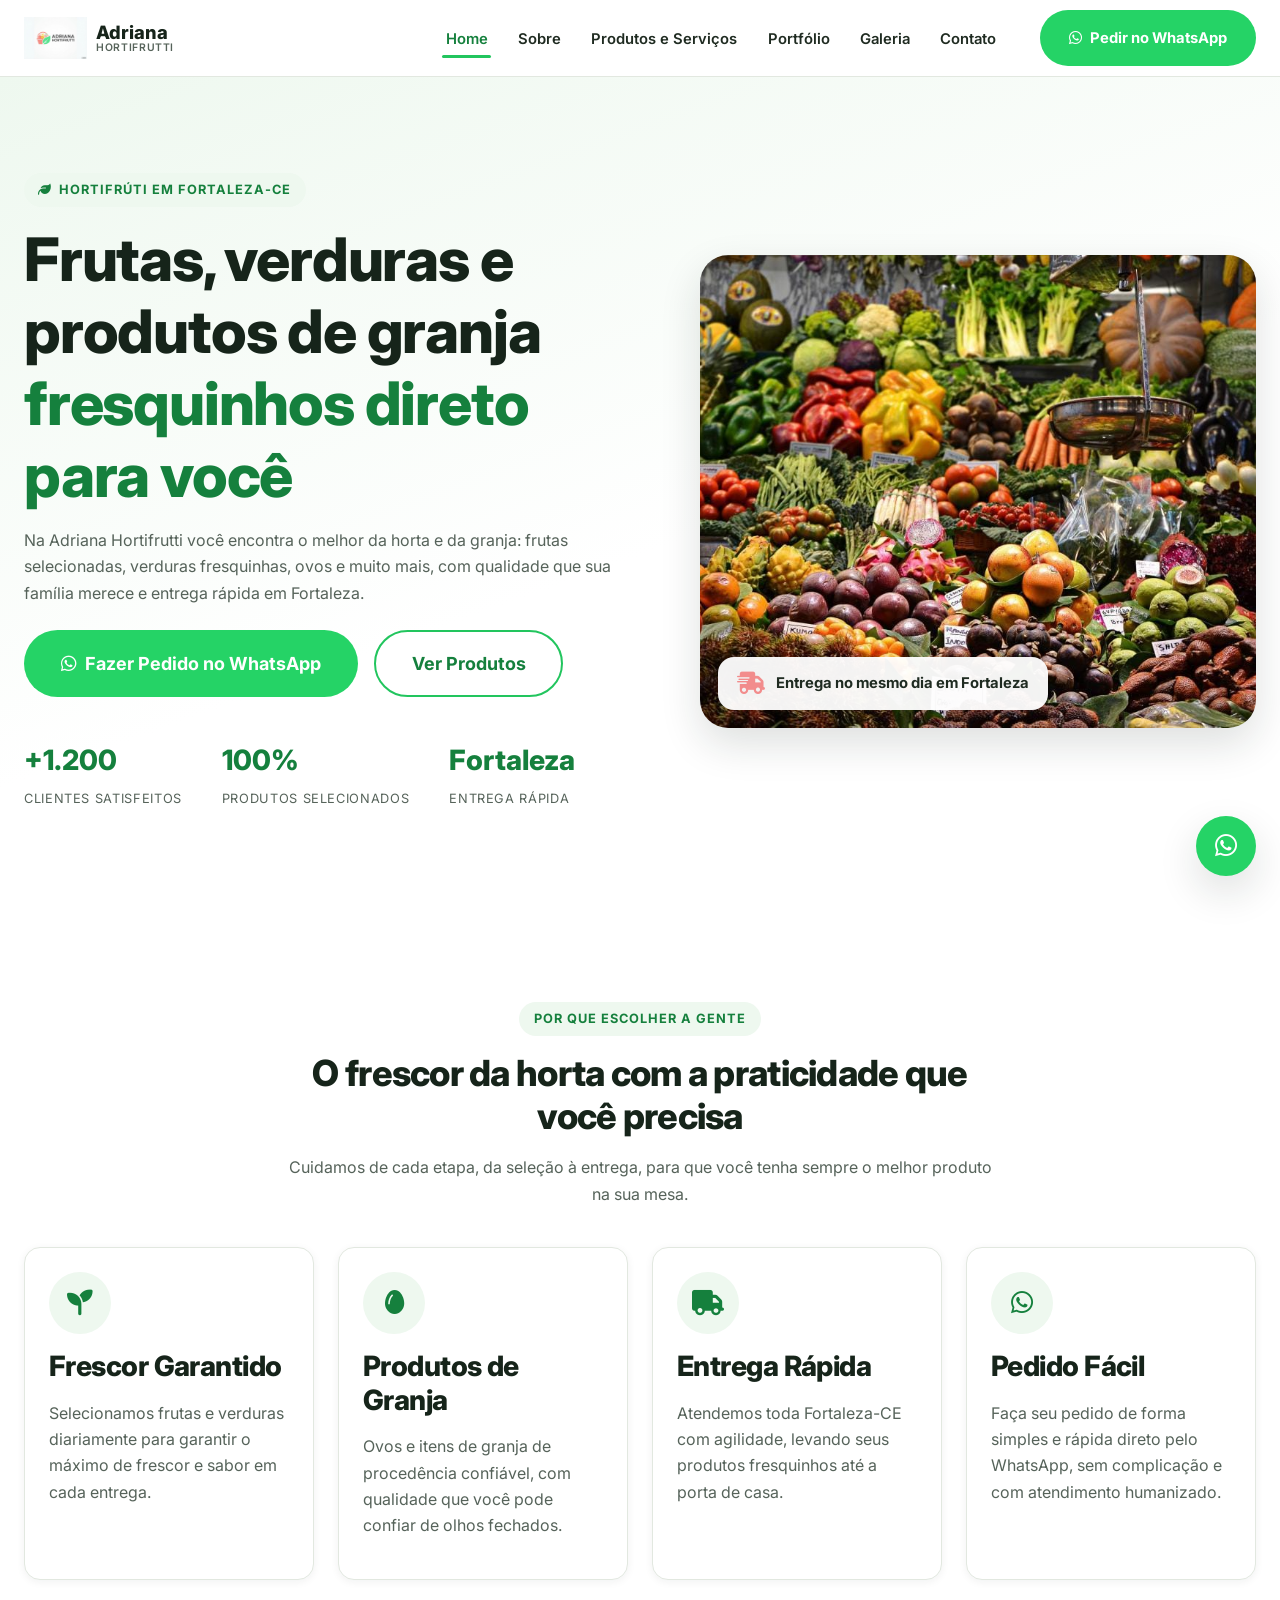
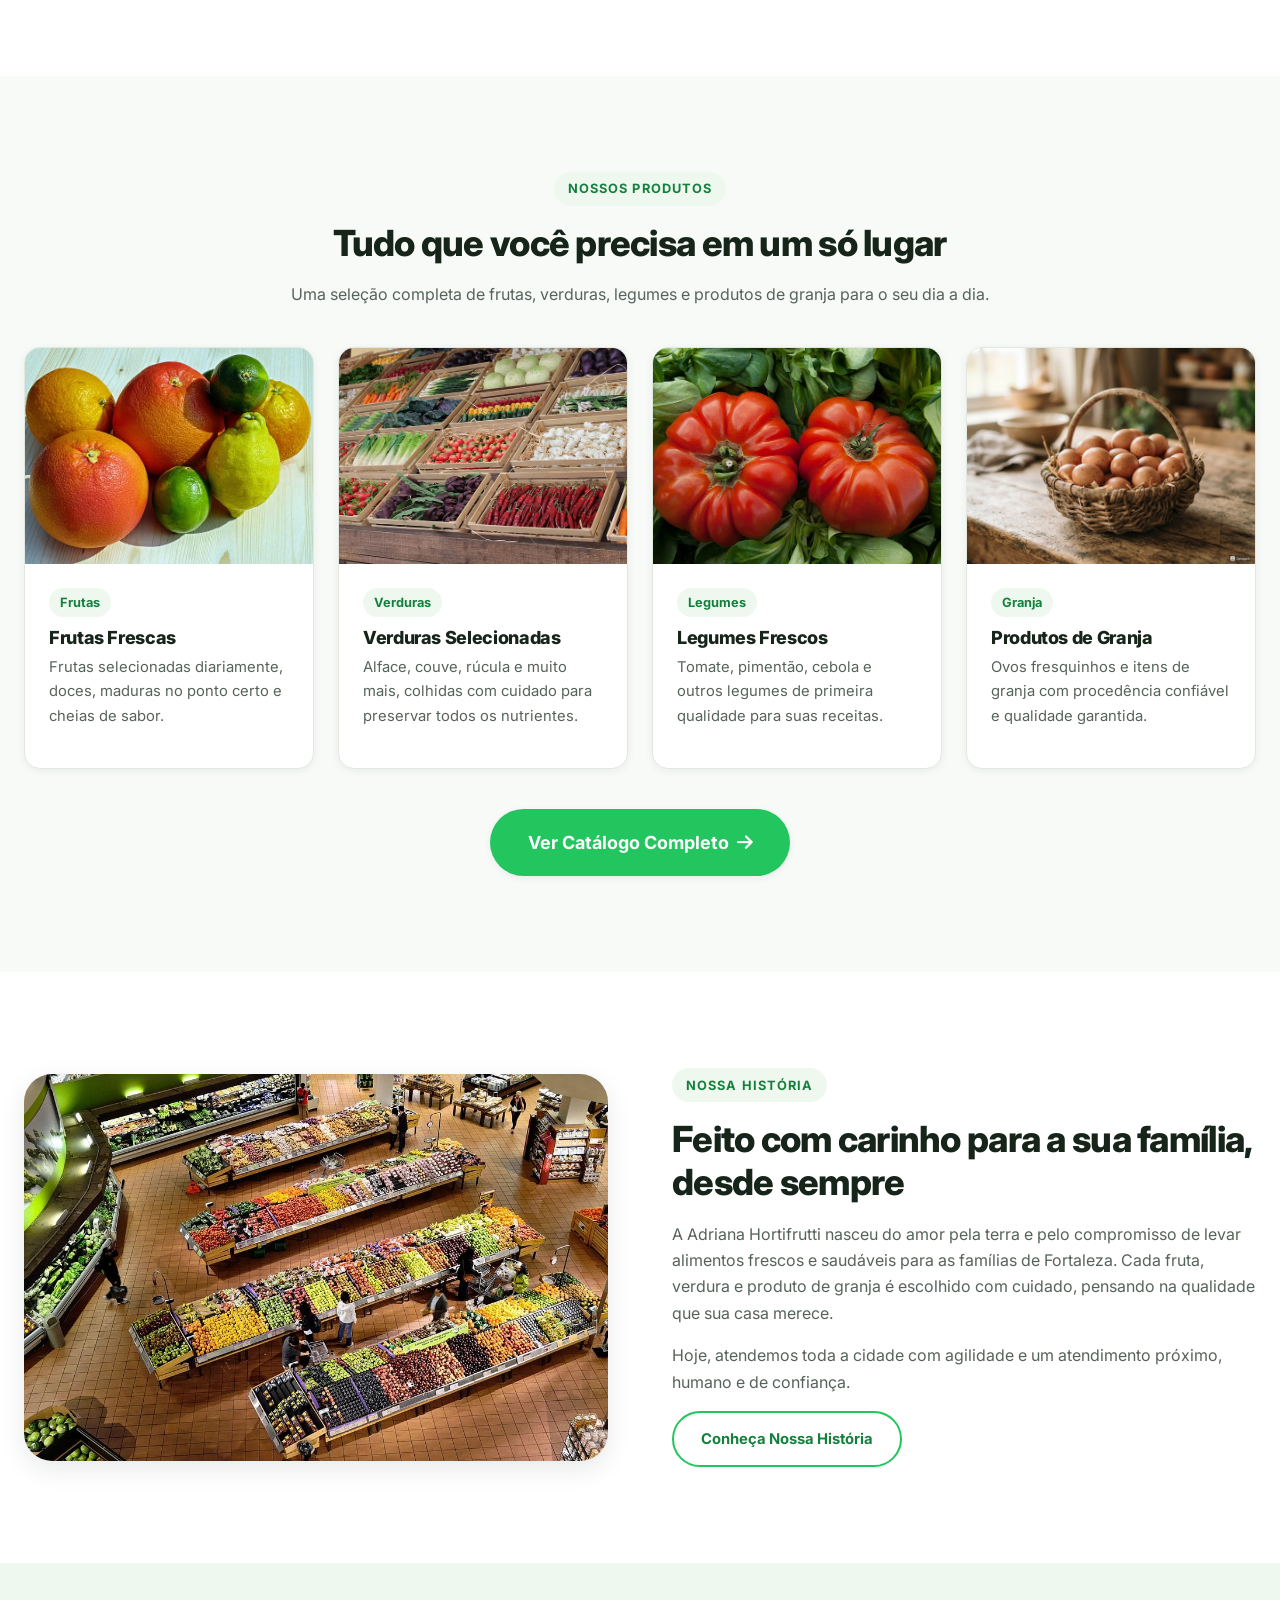
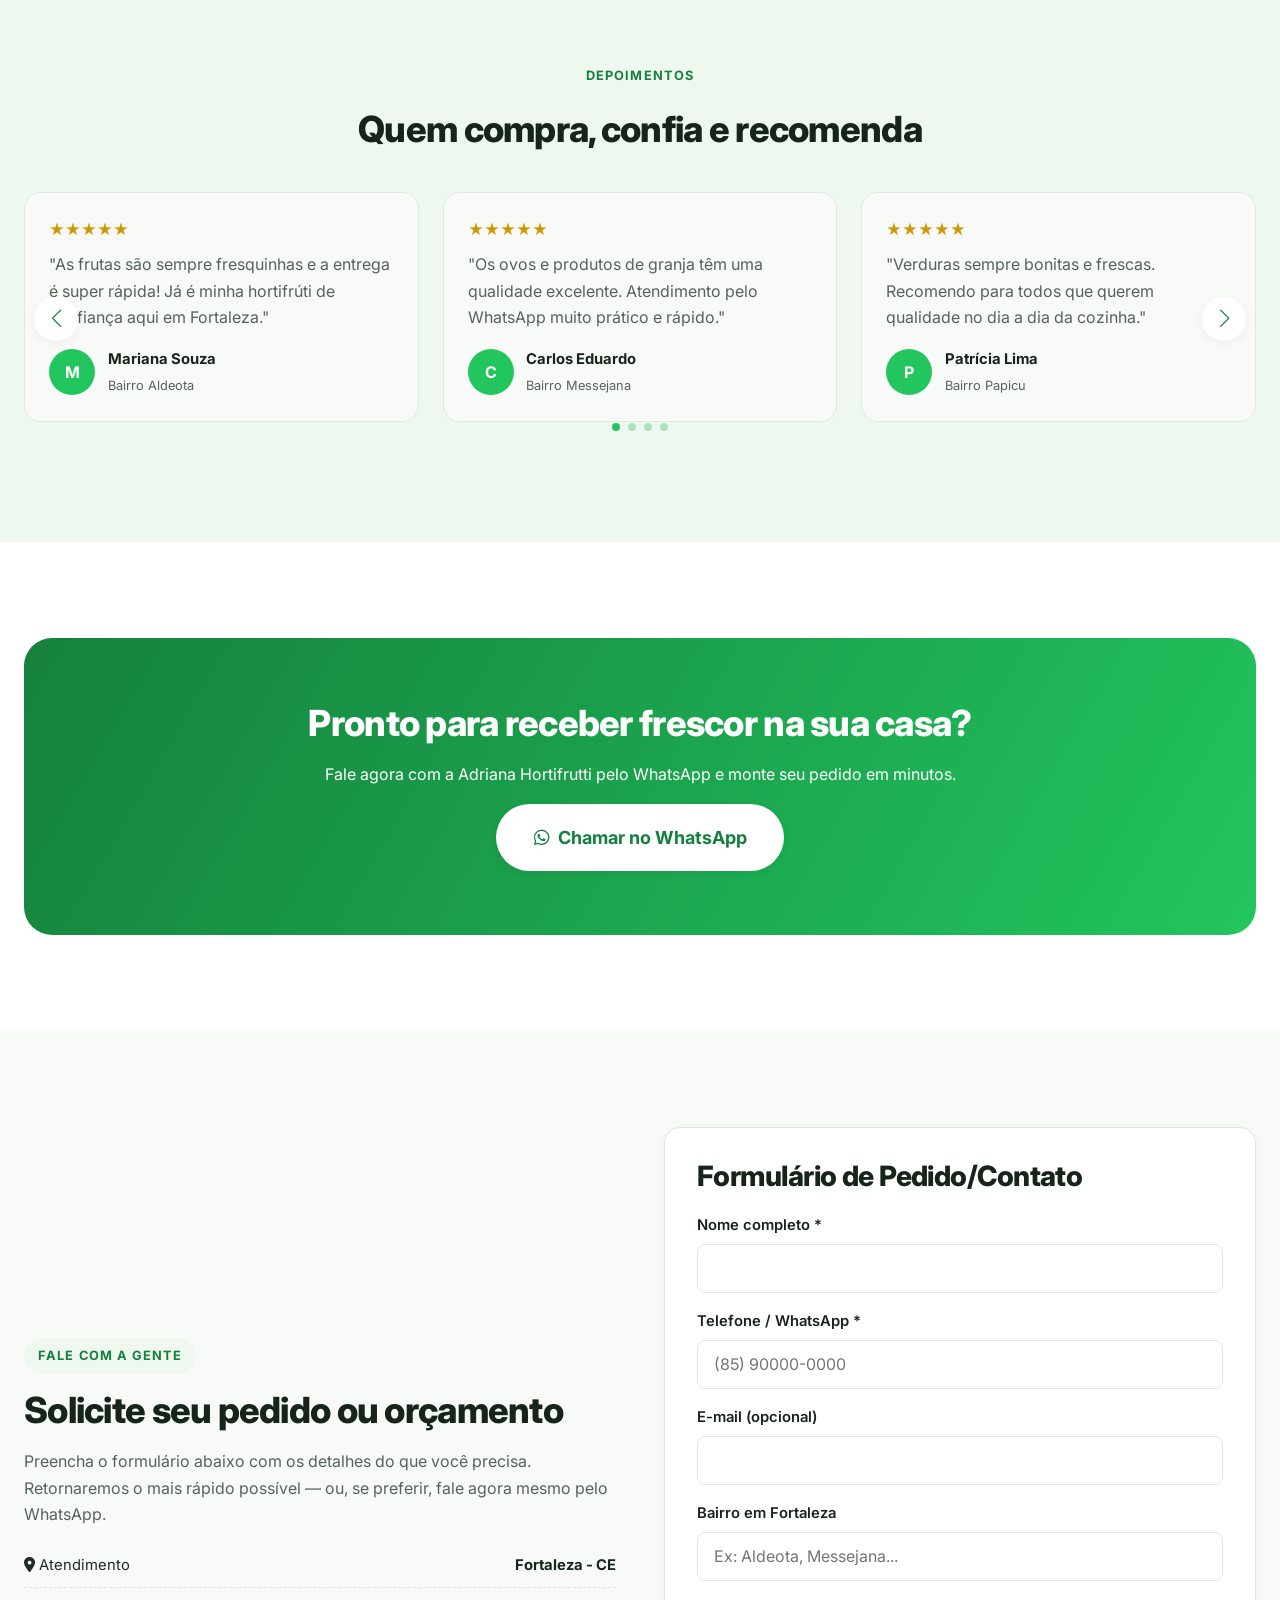
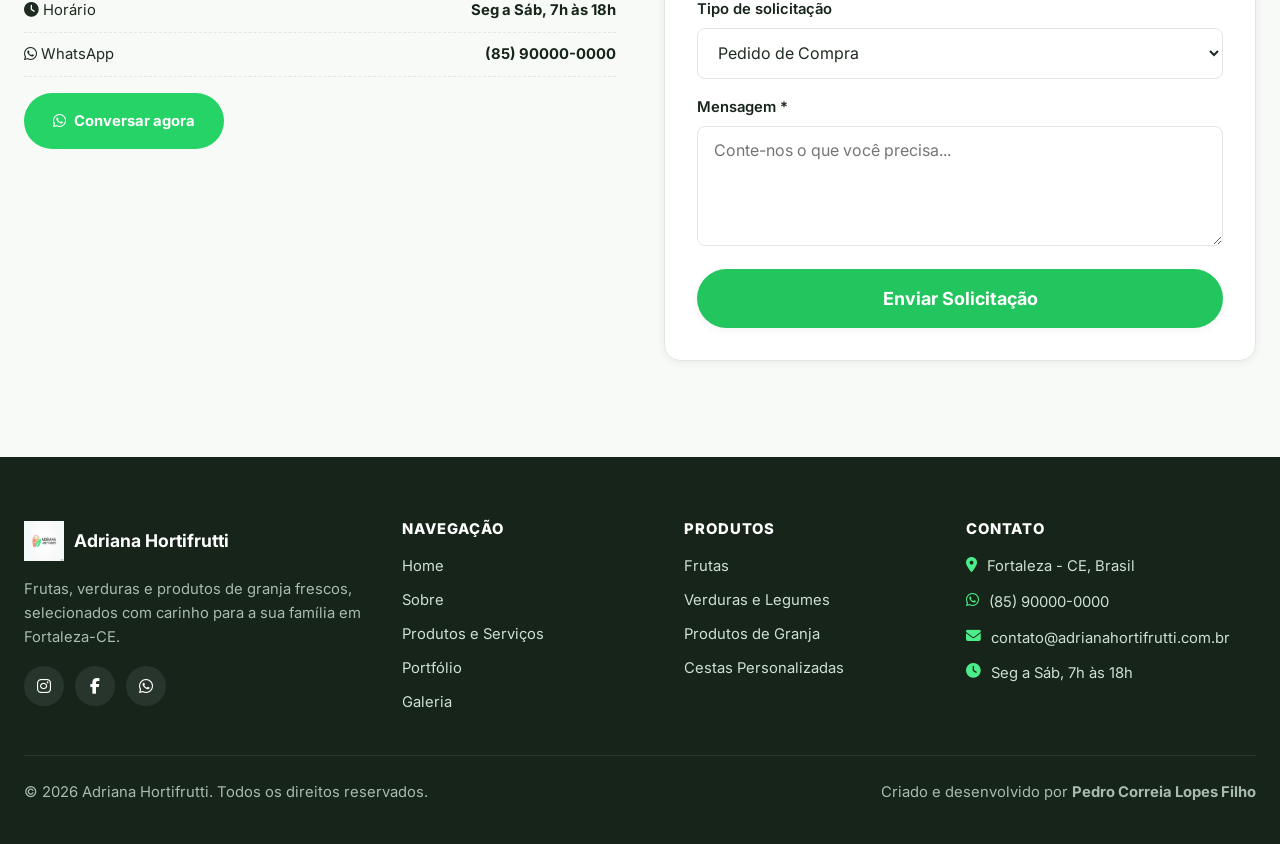
<file: index.html>
<!DOCTYPE html>
<html lang="pt-BR">
<head>
  <meta charset="UTF-8">
  <meta name="viewport" content="width=device-width, initial-scale=1.0">
  <title>Adriana Hortifrutti | Frutas, Verduras e Produtos de Granja em Fortaleza-CE</title>
  <meta name="description" content="Adriana Hortifrutti: hortifrúti completo em Fortaleza-CE com frutas frescas, verduras selecionadas, ovos e produtos de granja. Qualidade, frescor e entrega rápida. Peça pelo WhatsApp!">
  <meta name="keywords" content="hortifruti, hortifrutti, verduras, frutas, frango, ovos, hortifruti fortaleza, adriana hortifrutti, produtos de granja">
  <meta name="author" content="Adriana Hortifrutti">
  <meta name="robots" content="index, follow">
  <link rel="canonical" href="https://www.adrianahortifrutti.com.br/">

  <!-- Open Graph -->
  <meta property="og:type" content="website">
  <meta property="og:title" content="Adriana Hortifrutti | Frutas, Verduras e Produtos de Granja em Fortaleza-CE">
  <meta property="og:description" content="Hortifrúti completo em Fortaleza-CE. Frutas frescas, verduras selecionadas e produtos de granja com entrega rápida. Peça já pelo WhatsApp!">
  <meta property="og:image" content="https://www.adrianahortifrutti.com.br/images/hero-frutas-verduras.jpg">
  <meta property="og:url" content="https://www.adrianahortifrutti.com.br/">
  <meta property="og:locale" content="pt_BR">
  <meta property="og:site_name" content="Adriana Hortifrutti">

  <!-- Twitter Cards -->
  <meta name="twitter:card" content="summary_large_image">
  <meta name="twitter:title" content="Adriana Hortifrutti | Frutas, Verduras e Produtos de Granja">
  <meta name="twitter:description" content="Hortifrúti completo em Fortaleza-CE. Frutas, verduras e produtos de granja frescos, com entrega rápida.">
  <meta name="twitter:image" content="https://www.adrianahortifrutti.com.br/images/hero-frutas-verduras.jpg">

  <link rel="icon" type="image/png" href="images/favicon-icon.png">
  <link rel="apple-touch-icon" href="images/favicon-icon.png">
  <link rel="manifest" href="site.webmanifest">

  <!-- Preconnect para performance -->
  <link rel="preconnect" href="https://fonts.googleapis.com">
  <link rel="preconnect" href="https://fonts.gstatic.com" crossorigin>
  <link href="https://fonts.googleapis.com/css2?family=Inter:wght@400;500;600;700;800&display=swap" rel="stylesheet">
  <link rel="stylesheet" href="https://cdn.jsdelivr.net/npm/@fortawesome/fontawesome-free@6.4.0/css/all.min.css">
  <link rel="stylesheet" href="https://cdn.jsdelivr.net/npm/swiper@11/swiper-bundle.min.css">
  <link rel="stylesheet" href="css/style.css">

  <!-- Schema Markup JSON-LD: LocalBusiness -->
  <script type="application/ld+json">
  {
    "@context": "https://schema.org",
    "@type": "GroceryStore",
    "name": "Adriana Hortifrutti",
    "image": "https://www.adrianahortifrutti.com.br/images/hero-frutas-verduras.jpg",
    "description": "Hortifrúti completo em Fortaleza-CE, com frutas frescas, verduras selecionadas, ovos e produtos de granja.",
    "address": {
      "@type": "PostalAddress",
      "addressLocality": "Fortaleza",
      "addressRegion": "CE",
      "addressCountry": "BR"
    },
    "areaServed": "Fortaleza, Ceará",
    "priceRange": "$$",
    "telephone": "+55-85-90000-0000",
    "url": "https://www.adrianahortifrutti.com.br/",
    "sameAs": [
      "https://www.instagram.com/adrianahortifrutti",
      "https://www.facebook.com/adrianahortifrutti"
    ],
    "openingHoursSpecification": [
      {
        "@type": "OpeningHoursSpecification",
        "dayOfWeek": ["Monday","Tuesday","Wednesday","Thursday","Friday","Saturday"],
        "opens": "07:00",
        "closes": "18:00"
      }
    ]
  }
  </script>
  <script type="application/ld+json">
  {
    "@context": "https://schema.org",
    "@type": "WebSite",
    "name": "Adriana Hortifrutti",
    "url": "https://www.adrianahortifrutti.com.br/",
    "inLanguage": "pt-BR"
  }
  </script>
</head>
<body>
  <a href="#main-content" class="skip-link">Ir para o conteúdo principal</a>

  <!-- ==================== HEADER ==================== -->
  <header class="site-header">
    <div class="container navbar">
      <a href="index.html" class="brand" aria-label="Adriana Hortifrutti - Página inicial">
        <img src="images/logo-adriana-hortifrutti.png" alt="Logotipo Adriana Hortifrutti" width="42" height="42">
        <span class="brand-text">Adriana<br><small>Hortifrutti</small></span>
      </a>
      <nav class="nav-menu" aria-label="Navegação principal">
        <ul class="nav-links" id="nav-links">
          <li><a href="index.html" aria-current="page">Home</a></li>
          <li><a href="sobre.html">Sobre</a></li>
          <li><a href="servicos.html">Produtos e Serviços</a></li>
          <li><a href="portfolio.html">Portfólio</a></li>
          <li><a href="galeria.html">Galeria</a></li>
          <li><a href="#contato">Contato</a></li>
        </ul>
        <div class="nav-cta">
          <a href="https://wa.me/5585900000000?text=Ol%C3%A1%2C%20gostaria%20de%20fazer%20um%20pedido%20na%20Adriana%20Hortifrutti!" class="btn btn-whatsapp" target="_blank" rel="noopener" aria-label="Falar no WhatsApp">
            <i class="fa-brands fa-whatsapp" aria-hidden="true"></i> <span class="btn-text-label">Pedir no WhatsApp</span>
          </a>
        </div>
        <button class="hamburger" id="hamburger-btn" aria-label="Abrir menu de navegação" aria-expanded="false" aria-controls="nav-links">
          <span></span><span></span><span></span>
        </button>
      </nav>
    </div>
  </header>

  <main id="main-content">
    <!-- ==================== HERO ==================== -->
    <section class="hero" aria-labelledby="hero-title">
      <span class="blob blob-1" aria-hidden="true"></span>
      <span class="blob blob-2" aria-hidden="true"></span>
      <div class="container">
        <div class="hero-content fade-up">
          <p class="eyebrow"><i class="fa-solid fa-leaf" aria-hidden="true"></i> Hortifrúti em Fortaleza-CE</p>
          <h1 id="hero-title">Frutas, verduras e produtos de granja <span class="highlight">fresquinhos direto para você</span></h1>
          <p>Na Adriana Hortifrutti você encontra o melhor da horta e da granja: frutas selecionadas, verduras fresquinhas, ovos e muito mais, com qualidade que sua família merece e entrega rápida em Fortaleza.</p>
          <div class="hero-actions">
            <a href="https://wa.me/5585900000000?text=Ol%C3%A1%2C%20quero%20fazer%20um%20pedido!" class="btn btn-whatsapp btn-lg" target="_blank" rel="noopener">
              <i class="fa-brands fa-whatsapp" aria-hidden="true"></i> Fazer Pedido no WhatsApp
            </a>
            <a href="servicos.html" class="btn btn-secondary btn-lg">Ver Produtos</a>
          </div>
          <div class="hero-stats">
            <div><strong>+1.200</strong><span>Clientes satisfeitos</span></div>
            <div><strong>100%</strong><span>Produtos selecionados</span></div>
            <div><strong>Fortaleza</strong><span>Entrega rápida</span></div>
          </div>
        </div>
        <div class="hero-media fade-up fade-up-delay-1">
          <img src="images/hero-frutas-verduras.jpg" alt="Variedade de frutas e verduras frescas expostas na Adriana Hortifrutti" width="640" height="544" loading="eager">
          <div class="hero-badge"><i class="fa-solid fa-truck-fast" aria-hidden="true"></i> Entrega no mesmo dia em Fortaleza</div>
        </div>
      </div>
    </section>

    <!-- ==================== PROPOSTA DE VALOR / DIFERENCIAIS ==================== -->
    <section class="section" aria-labelledby="diferenciais-title">
      <div class="container">
        <div class="section-heading fade-up">
          <p class="eyebrow">Por que escolher a gente</p>
          <h2 id="diferenciais-title">O frescor da horta com a praticidade que você precisa</h2>
          <p>Cuidamos de cada etapa, da seleção à entrega, para que você tenha sempre o melhor produto na sua mesa.</p>
        </div>
        <div class="grid grid-4">
          <div class="card feature-card fade-up">
            <div class="icon-circle"><i class="fa-solid fa-seedling" aria-hidden="true"></i></div>
            <h3>Frescor Garantido</h3>
            <p>Selecionamos frutas e verduras diariamente para garantir o máximo de frescor e sabor em cada entrega.</p>
          </div>
          <div class="card feature-card fade-up fade-up-delay-1">
            <div class="icon-circle"><i class="fa-solid fa-egg" aria-hidden="true"></i></div>
            <h3>Produtos de Granja</h3>
            <p>Ovos e itens de granja de procedência confiável, com qualidade que você pode confiar de olhos fechados.</p>
          </div>
          <div class="card feature-card fade-up fade-up-delay-2">
            <div class="icon-circle"><i class="fa-solid fa-truck" aria-hidden="true"></i></div>
            <h3>Entrega Rápida</h3>
            <p>Atendemos toda Fortaleza-CE com agilidade, levando seus produtos fresquinhos até a porta de casa.</p>
          </div>
          <div class="card feature-card fade-up fade-up-delay-3">
            <div class="icon-circle"><i class="fa-brands fa-whatsapp" aria-hidden="true"></i></div>
            <h3>Pedido Fácil</h3>
            <p>Faça seu pedido de forma simples e rápida direto pelo WhatsApp, sem complicação e com atendimento humanizado.</p>
          </div>
        </div>
      </div>
    </section>

    <!-- ==================== CATEGORIAS DE PRODUTOS ==================== -->
    <section class="section bg-alt" aria-labelledby="produtos-title">
      <div class="container">
        <div class="section-heading fade-up">
          <p class="eyebrow">Nossos produtos</p>
          <h2 id="produtos-title">Tudo que você precisa em um só lugar</h2>
          <p>Uma seleção completa de frutas, verduras, legumes e produtos de granja para o seu dia a dia.</p>
        </div>
        <div class="grid grid-4">
          <article class="card fade-up">
            <div class="card-media">
              <img src="images/frutas-variadas.jpg" alt="Variedade de frutas frescas coloridas: laranja, kiwi, maçã e uva" loading="lazy" width="400" height="300">
            </div>
            <div class="card-body">
              <span class="card-tag">Frutas</span>
              <h3>Frutas Frescas</h3>
              <p>Frutas selecionadas diariamente, doces, maduras no ponto certo e cheias de sabor.</p>
            </div>
          </article>
          <article class="card fade-up fade-up-delay-1">
            <div class="card-media">
              <img src="images/verduras-caixote.jpg" alt="Verduras variadas frescas dispostas em caixote de madeira" loading="lazy" width="400" height="300">
            </div>
            <div class="card-body">
              <span class="card-tag">Verduras</span>
              <h3>Verduras Selecionadas</h3>
              <p>Alface, couve, rúcula e muito mais, colhidas com cuidado para preservar todos os nutrientes.</p>
            </div>
          </article>
          <article class="card fade-up fade-up-delay-2">
            <div class="card-media">
              <img src="images/pimentoes-tomates.jpg" alt="Tomates e pimentões frescos, ideais para o dia a dia na cozinha" loading="lazy" width="400" height="300">
            </div>
            <div class="card-body">
              <span class="card-tag">Legumes</span>
              <h3>Legumes Frescos</h3>
              <p>Tomate, pimentão, cebola e outros legumes de primeira qualidade para suas receitas.</p>
            </div>
          </article>
          <article class="card fade-up fade-up-delay-3">
            <div class="card-media">
              <img src="images/ovos-granja.jpg" alt="Ovos frescos de granja em cesta rústica de madeira" loading="lazy" width="400" height="300">
            </div>
            <div class="card-body">
              <span class="card-tag">Granja</span>
              <h3>Produtos de Granja</h3>
              <p>Ovos fresquinhos e itens de granja com procedência confiável e qualidade garantida.</p>
            </div>
          </article>
        </div>
        <div class="text-center" style="margin-top: 2.5rem;">
          <a href="servicos.html" class="btn btn-primary btn-lg">Ver Catálogo Completo <i class="fa-solid fa-arrow-right" aria-hidden="true"></i></a>
        </div>
      </div>
    </section>

    <!-- ==================== SOBRE RESUMO ==================== -->
    <section class="section" aria-labelledby="sobre-resumo-title">
      <div class="container about-story">
        <div class="about-story-media fade-up">
          <img src="images/mercado-produtos.jpg" alt="Balcão de mercado com grande variedade de frutas e verduras frescas" loading="lazy" width="600" height="450">
        </div>
        <div class="fade-up fade-up-delay-1">
          <p class="eyebrow">Nossa história</p>
          <h2 id="sobre-resumo-title">Feito com carinho para a sua família, desde sempre</h2>
          <p>A Adriana Hortifrutti nasceu do amor pela terra e pelo compromisso de levar alimentos frescos e saudáveis para as famílias de Fortaleza. Cada fruta, verdura e produto de granja é escolhido com cuidado, pensando na qualidade que sua casa merece.</p>
          <p>Hoje, atendemos toda a cidade com agilidade e um atendimento próximo, humano e de confiança.</p>
          <a href="sobre.html" class="btn btn-secondary">Conheça Nossa História</a>
        </div>
      </div>
    </section>

    <!-- ==================== DEPOIMENTOS ==================== -->
    <section class="section bg-soft" aria-labelledby="depoimentos-title">
      <div class="container">
        <div class="section-heading fade-up">
          <p class="eyebrow">Depoimentos</p>
          <h2 id="depoimentos-title">Quem compra, confia e recomenda</h2>
        </div>
        <div class="swiper testimonials-swiper fade-up">
          <div class="swiper-wrapper">
            <div class="swiper-slide">
              <div class="testimonial-card">
                <div class="testimonial-stars" aria-label="Avaliação 5 de 5 estrelas">★★★★★</div>
                <p>"As frutas são sempre fresquinhas e a entrega é super rápida! Já é minha hortifrúti de confiança aqui em Fortaleza."</p>
                <div class="testimonial-author">
                  <div class="testimonial-avatar">M</div>
                  <div><strong>Mariana Souza</strong><span>Bairro Aldeota</span></div>
                </div>
              </div>
            </div>
            <div class="swiper-slide">
              <div class="testimonial-card">
                <div class="testimonial-stars" aria-label="Avaliação 5 de 5 estrelas">★★★★★</div>
                <p>"Os ovos e produtos de granja têm uma qualidade excelente. Atendimento pelo WhatsApp muito prático e rápido."</p>
                <div class="testimonial-author">
                  <div class="testimonial-avatar">C</div>
                  <div><strong>Carlos Eduardo</strong><span>Bairro Messejana</span></div>
                </div>
              </div>
            </div>
            <div class="swiper-slide">
              <div class="testimonial-card">
                <div class="testimonial-stars" aria-label="Avaliação 5 de 5 estrelas">★★★★★</div>
                <p>"Verduras sempre bonitas e frescas. Recomendo para todos que querem qualidade no dia a dia da cozinha."</p>
                <div class="testimonial-author">
                  <div class="testimonial-avatar">P</div>
                  <div><strong>Patrícia Lima</strong><span>Bairro Papicu</span></div>
                </div>
              </div>
            </div>
            <div class="swiper-slide">
              <div class="testimonial-card">
                <div class="testimonial-stars" aria-label="Avaliação 5 de 5 estrelas">★★★★★</div>
                <p>"Preço justo e produtos de primeira. A Adriana Hortifrutti virou parceira fixa da minha família."</p>
                <div class="testimonial-author">
                  <div class="testimonial-avatar">R</div>
                  <div><strong>Roberto Alves</strong><span>Bairro Cocó</span></div>
                </div>
              </div>
            </div>
          </div>
          <div class="swiper-pagination"></div>
          <div class="swiper-button-prev" role="button" aria-label="Depoimento anterior"></div>
          <div class="swiper-button-next" role="button" aria-label="Próximo depoimento"></div>
        </div>
      </div>
    </section>

    <!-- ==================== CTA FORTE ==================== -->
    <section class="section">
      <div class="container">
        <div class="cta-banner fade-up">
          <h2>Pronto para receber frescor na sua casa?</h2>
          <p>Fale agora com a Adriana Hortifrutti pelo WhatsApp e monte seu pedido em minutos.</p>
          <a href="https://wa.me/5585900000000?text=Ol%C3%A1%2C%20quero%20fazer%20um%20pedido!" class="btn btn-primary btn-lg" target="_blank" rel="noopener">
            <i class="fa-brands fa-whatsapp" aria-hidden="true"></i> Chamar no WhatsApp
          </a>
        </div>
      </div>
    </section>

    <!-- ==================== CONTATO / FORMULÁRIO ==================== -->
    <section class="section bg-alt" id="contato" aria-labelledby="contato-title">
      <div class="container">
        <div class="grid grid-2" style="align-items: center; gap: 3rem;">
          <div class="fade-up">
            <p class="eyebrow">Fale com a gente</p>
            <h2 id="contato-title">Solicite seu pedido ou orçamento</h2>
            <p>Preencha o formulário abaixo com os detalhes do que você precisa. Retornaremos o mais rápido possível — ou, se preferir, fale agora mesmo pelo WhatsApp.</p>
            <ul class="info-list">
              <li><span><i class="fa-solid fa-location-dot" aria-hidden="true"></i> Atendimento</span> <strong>Fortaleza - CE</strong></li>
              <li><span><i class="fa-solid fa-clock" aria-hidden="true"></i> Horário</span> <strong>Seg a Sáb, 7h às 18h</strong></li>
              <li><span><i class="fa-brands fa-whatsapp" aria-hidden="true"></i> WhatsApp</span> <strong>(85) 90000-0000</strong></li>
            </ul>
            <a href="https://wa.me/5585900000000" class="btn btn-whatsapp" target="_blank" rel="noopener" style="margin-top:1rem;">
              <i class="fa-brands fa-whatsapp" aria-hidden="true"></i> Conversar agora
            </a>
          </div>
          <form class="card fade-up fade-up-delay-1" id="contact-form" style="padding: 2rem;" novalidate>
            <h3 style="margin-bottom:1.2rem;">Formulário de Pedido/Contato</h3>
            <div class="form-group">
              <label for="nome">Nome completo *</label>
              <input type="text" id="nome" name="nome" class="form-control" required minlength="3" autocomplete="name">
              <span class="field-error">Por favor, informe seu nome completo.</span>
            </div>
            <div class="form-group">
              <label for="telefone">Telefone / WhatsApp *</label>
              <input type="tel" id="telefone" name="telefone" class="form-control" required minlength="8" autocomplete="tel" placeholder="(85) 90000-0000">
              <span class="field-error">Por favor, informe um telefone válido.</span>
            </div>
            <div class="form-group">
              <label for="email">E-mail (opcional)</label>
              <input type="email" id="email" name="email" class="form-control" autocomplete="email">
            </div>
            <div class="form-group">
              <label for="bairro">Bairro em Fortaleza</label>
              <input type="text" id="bairro" name="bairro" class="form-control" placeholder="Ex: Aldeota, Messejana...">
            </div>
            <div class="form-group">
              <label for="tipo_solicitacao">Tipo de solicitação</label>
              <select id="tipo_solicitacao" name="tipo_solicitacao" class="form-control">
                <option value="Pedido de Compra">Pedido de Compra</option>
                <option value="Orçamento">Orçamento</option>
                <option value="Cesta Personalizada">Cesta Personalizada</option>
                <option value="Dúvida">Dúvida</option>
                <option value="Outro">Outro</option>
              </select>
            </div>
            <div class="form-group">
              <label for="mensagem">Mensagem *</label>
              <textarea id="mensagem" name="mensagem" class="form-control" required minlength="5" placeholder="Conte-nos o que você precisa..."></textarea>
              <span class="field-error">Por favor, escreva sua mensagem.</span>
            </div>
            <button type="submit" class="btn btn-primary btn-block btn-lg">Enviar Solicitação</button>
            <div class="form-feedback" role="status" aria-live="polite"></div>
          </form>
        </div>
      </div>
    </section>
  </main>

  <!-- ==================== FOOTER ==================== -->
  <footer class="site-footer">
    <div class="container">
      <div class="footer-grid">
        <div>
          <div class="footer-brand">
            <img src="images/logo-adriana-hortifrutti.png" alt="Logotipo Adriana Hortifrutti" width="40" height="40">
            <strong>Adriana Hortifrutti</strong>
          </div>
          <p>Frutas, verduras e produtos de granja frescos, selecionados com carinho para a sua família em Fortaleza-CE.</p>
          <div class="social-links">
            <a href="#" aria-label="Instagram da Adriana Hortifrutti"><i class="fa-brands fa-instagram" aria-hidden="true"></i></a>
            <a href="#" aria-label="Facebook da Adriana Hortifrutti"><i class="fa-brands fa-facebook-f" aria-hidden="true"></i></a>
            <a href="https://wa.me/5585900000000" aria-label="WhatsApp da Adriana Hortifrutti"><i class="fa-brands fa-whatsapp" aria-hidden="true"></i></a>
          </div>
        </div>
        <div>
          <h4>Navegação</h4>
          <nav class="footer-links" aria-label="Links de navegação do rodapé">
            <a href="index.html">Home</a>
            <a href="sobre.html">Sobre</a>
            <a href="servicos.html">Produtos e Serviços</a>
            <a href="portfolio.html">Portfólio</a>
            <a href="galeria.html">Galeria</a>
          </nav>
        </div>
        <div>
          <h4>Produtos</h4>
          <nav class="footer-links" aria-label="Links de categorias de produtos">
            <a href="servicos.html#frutas">Frutas</a>
            <a href="servicos.html#verduras">Verduras e Legumes</a>
            <a href="servicos.html#granja">Produtos de Granja</a>
            <a href="servicos.html#cestas">Cestas Personalizadas</a>
          </nav>
        </div>
        <div>
          <h4>Contato</h4>
          <ul class="footer-contact">
            <li><i class="fa-solid fa-location-dot" aria-hidden="true"></i> Fortaleza - CE, Brasil</li>
            <li><i class="fa-brands fa-whatsapp" aria-hidden="true"></i> (85) 90000-0000</li>
            <li><i class="fa-solid fa-envelope" aria-hidden="true"></i> contato@adrianahortifrutti.com.br</li>
            <li><i class="fa-solid fa-clock" aria-hidden="true"></i> Seg a Sáb, 7h às 18h</li>
          </ul>
        </div>
      </div>
      <div class="footer-bottom">
        <p>&copy; <span id="current-year">2026</span> Adriana Hortifrutti. Todos os direitos reservados.</p>
        <p>Criado e desenvolvido por <strong>Pedro Correia Lopes Filho</strong></p>
      </div>
    </div>
  </footer>

  <!-- Botão flutuante do WhatsApp -->
  <a href="https://wa.me/5585900000000?text=Ol%C3%A1%2C%20quero%20fazer%20um%20pedido!" class="whatsapp-float" target="_blank" rel="noopener" aria-label="Falar com a Adriana Hortifrutti no WhatsApp">
    <i class="fa-brands fa-whatsapp" aria-hidden="true"></i>
  </a>

  <script src="https://cdn.jsdelivr.net/npm/swiper@11/swiper-bundle.min.js"></script>
  <script src="js/main.js"></script>
</body>
</html>
</file>
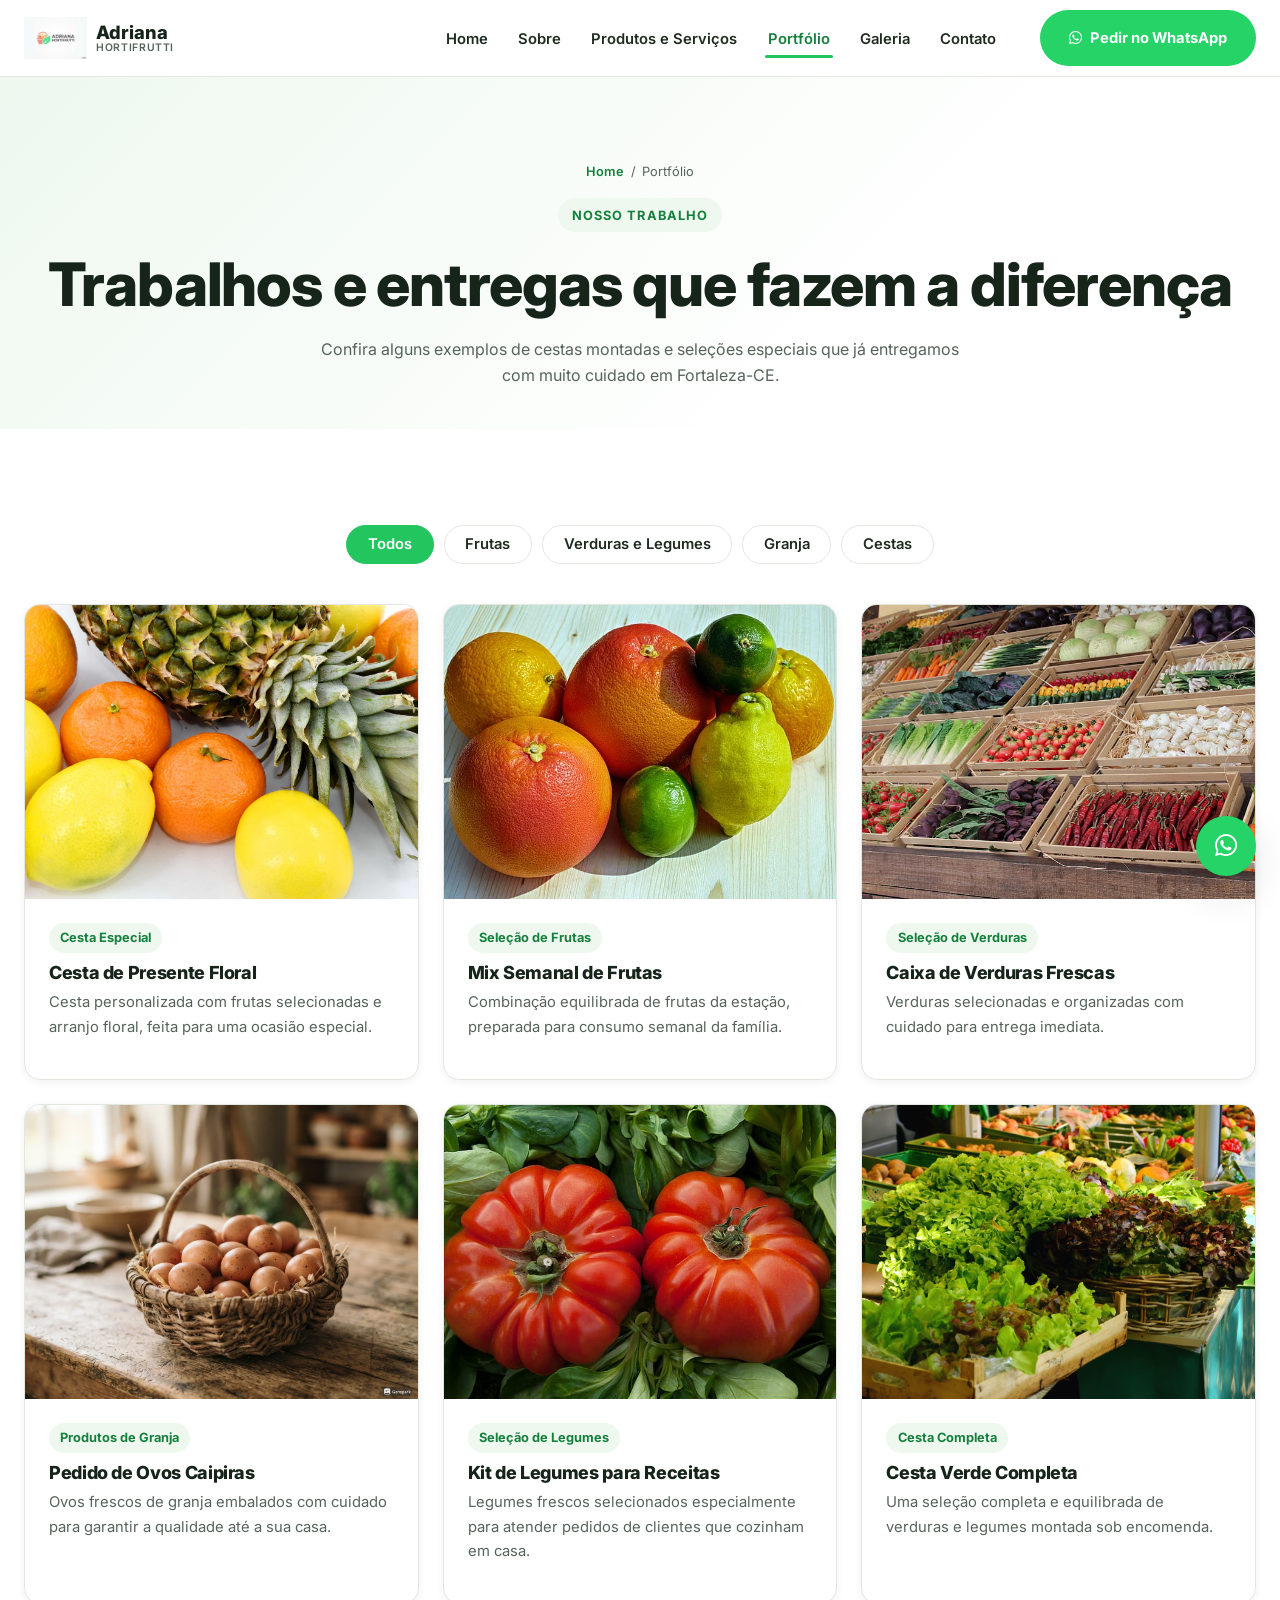
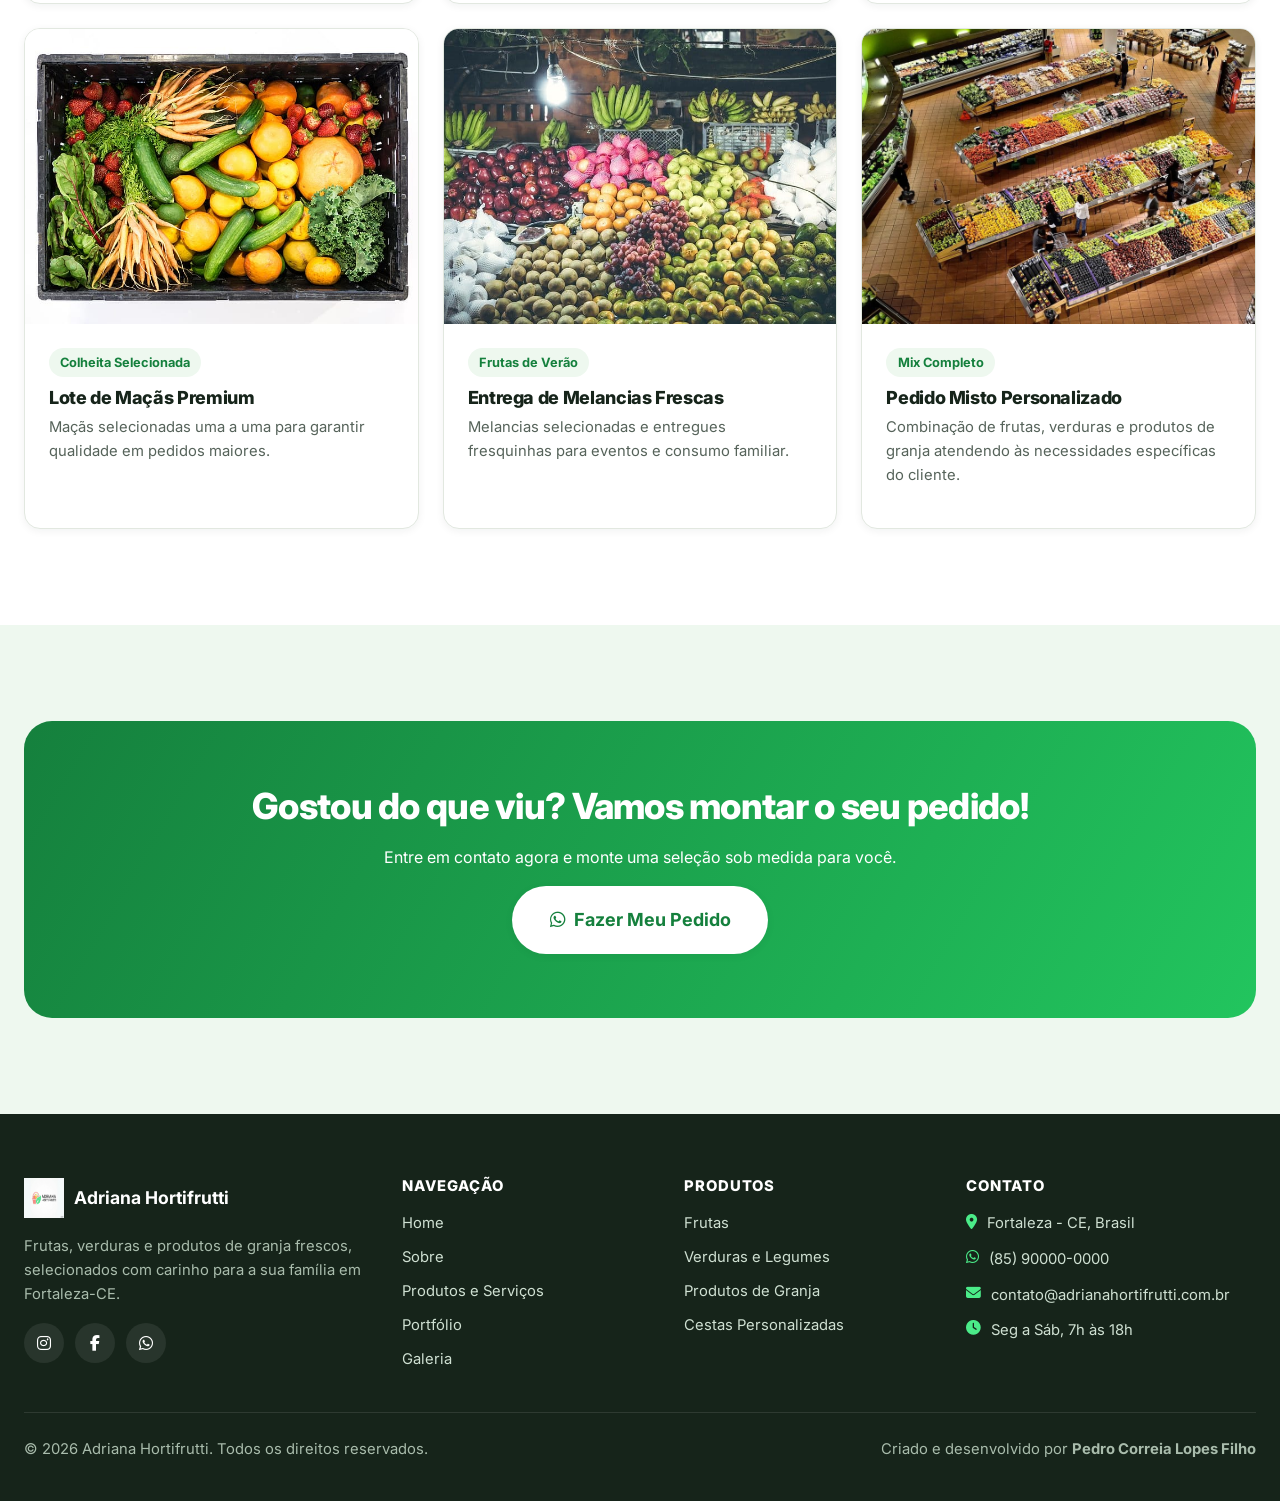
<file: portfolio.html>
<!DOCTYPE html>
<html lang="pt-BR">
<head>
  <meta charset="UTF-8">
  <meta name="viewport" content="width=device-width, initial-scale=1.0">
  <title>Portfólio | Adriana Hortifrutti - Nossos Trabalhos e Entregas</title>
  <meta name="description" content="Veja o portfólio da Adriana Hortifrutti: cestas montadas, seleções especiais e entregas realizadas com frutas, verduras e produtos de granja em Fortaleza-CE.">
  <meta name="keywords" content="hortifruti, hortifrutti, portfolio hortifruti, cestas de frutas fortaleza, entregas hortifruti">
  <meta name="author" content="Adriana Hortifrutti">
  <meta name="robots" content="index, follow">
  <link rel="canonical" href="https://www.adrianahortifrutti.com.br/portfolio.html">

  <meta property="og:type" content="website">
  <meta property="og:title" content="Portfólio | Adriana Hortifrutti">
  <meta property="og:description" content="Confira nossas cestas, seleções especiais e entregas em Fortaleza-CE.">
  <meta property="og:image" content="https://www.adrianahortifrutti.com.br/images/citricos-mercado.jpg">
  <meta property="og:url" content="https://www.adrianahortifrutti.com.br/portfolio.html">
  <meta property="og:locale" content="pt_BR">
  <meta property="og:site_name" content="Adriana Hortifrutti">

  <meta name="twitter:card" content="summary_large_image">
  <meta name="twitter:title" content="Portfólio | Adriana Hortifrutti">
  <meta name="twitter:description" content="Confira nossas cestas, seleções especiais e entregas em Fortaleza-CE.">
  <meta name="twitter:image" content="https://www.adrianahortifrutti.com.br/images/citricos-mercado.jpg">

  <link rel="icon" type="image/png" href="images/favicon-icon.png">
  <link rel="apple-touch-icon" href="images/favicon-icon.png">
  <link rel="manifest" href="site.webmanifest">

  <link rel="preconnect" href="https://fonts.googleapis.com">
  <link rel="preconnect" href="https://fonts.gstatic.com" crossorigin>
  <link href="https://fonts.googleapis.com/css2?family=Inter:wght@400;500;600;700;800&display=swap" rel="stylesheet">
  <link rel="stylesheet" href="https://cdn.jsdelivr.net/npm/@fortawesome/fontawesome-free@6.4.0/css/all.min.css">
  <link rel="stylesheet" href="css/style.css">
</head>
<body>
  <a href="#main-content" class="skip-link">Ir para o conteúdo principal</a>

  <header class="site-header">
    <div class="container navbar">
      <a href="index.html" class="brand" aria-label="Adriana Hortifrutti - Página inicial">
        <img src="images/logo-adriana-hortifrutti.png" alt="Logotipo Adriana Hortifrutti" width="42" height="42">
        <span class="brand-text">Adriana<br><small>Hortifrutti</small></span>
      </a>
      <nav class="nav-menu" aria-label="Navegação principal">
        <ul class="nav-links" id="nav-links">
          <li><a href="index.html">Home</a></li>
          <li><a href="sobre.html">Sobre</a></li>
          <li><a href="servicos.html">Produtos e Serviços</a></li>
          <li><a href="portfolio.html" aria-current="page">Portfólio</a></li>
          <li><a href="galeria.html">Galeria</a></li>
          <li><a href="index.html#contato">Contato</a></li>
        </ul>
        <div class="nav-cta">
          <a href="https://wa.me/5585900000000" class="btn btn-whatsapp" target="_blank" rel="noopener" aria-label="Falar no WhatsApp">
            <i class="fa-brands fa-whatsapp" aria-hidden="true"></i> <span class="btn-text-label">Pedir no WhatsApp</span>
          </a>
        </div>
        <button class="hamburger" id="hamburger-btn" aria-label="Abrir menu de navegação" aria-expanded="false" aria-controls="nav-links">
          <span></span><span></span><span></span>
        </button>
      </nav>
    </div>
  </header>

  <main id="main-content">
    <section class="page-header">
      <div class="container">
        <nav class="breadcrumbs" aria-label="Navegação estrutural (breadcrumb)">
          <a href="index.html">Home</a> <span>/</span> <span aria-current="page">Portfólio</span>
        </nav>
        <p class="eyebrow">Nosso trabalho</p>
        <h1>Trabalhos e entregas que fazem a diferença</h1>
        <p style="max-width:640px;margin:0 auto;">Confira alguns exemplos de cestas montadas e seleções especiais que já entregamos com muito cuidado em Fortaleza-CE.</p>
      </div>
    </section>

    <section class="section">
      <div class="container">
        <div class="filter-bar" role="group" aria-label="Filtrar trabalhos por categoria">
          <button class="filter-btn is-active" data-filter="all" aria-pressed="true">Todos</button>
          <button class="filter-btn" data-filter="frutas" aria-pressed="false">Frutas</button>
          <button class="filter-btn" data-filter="verduras" aria-pressed="false">Verduras e Legumes</button>
          <button class="filter-btn" data-filter="granja" aria-pressed="false">Granja</button>
          <button class="filter-btn" data-filter="cestas" aria-pressed="false">Cestas</button>
        </div>

        <div class="grid grid-3">
          <article class="card fade-up" data-category="cestas">
            <div class="card-media"><img src="images/citricos-mercado.jpg" alt="Cesta especial com frutas cítricas variadas entregue por encomenda" loading="lazy" width="400" height="300"></div>
            <div class="card-body">
              <span class="card-tag">Cesta Especial</span>
              <h3>Cesta de Presente Floral</h3>
              <p>Cesta personalizada com frutas selecionadas e arranjo floral, feita para uma ocasião especial.</p>
            </div>
          </article>
          <article class="card fade-up fade-up-delay-1" data-category="frutas">
            <div class="card-media"><img src="images/frutas-variadas.jpg" alt="Seleção de frutas variadas preparada para entrega" loading="lazy" width="400" height="300"></div>
            <div class="card-body">
              <span class="card-tag">Seleção de Frutas</span>
              <h3>Mix Semanal de Frutas</h3>
              <p>Combinação equilibrada de frutas da estação, preparada para consumo semanal da família.</p>
            </div>
          </article>
          <article class="card fade-up fade-up-delay-2" data-category="verduras">
            <div class="card-media"><img src="images/verduras-caixote.jpg" alt="Caixote com variedade de verduras frescas organizadas" loading="lazy" width="400" height="300"></div>
            <div class="card-body">
              <span class="card-tag">Seleção de Verduras</span>
              <h3>Caixa de Verduras Frescas</h3>
              <p>Verduras selecionadas e organizadas com cuidado para entrega imediata.</p>
            </div>
          </article>
          <article class="card fade-up" data-category="granja">
            <div class="card-media"><img src="images/ovos-granja.jpg" alt="Cesta com ovos frescos de granja preparada para entrega" loading="lazy" width="400" height="300"></div>
            <div class="card-body">
              <span class="card-tag">Produtos de Granja</span>
              <h3>Pedido de Ovos Caipiras</h3>
              <p>Ovos frescos de granja embalados com cuidado para garantir a qualidade até a sua casa.</p>
            </div>
          </article>
          <article class="card fade-up fade-up-delay-1" data-category="verduras">
            <div class="card-media"><img src="images/pimentoes-tomates.jpg" alt="Seleção de tomates e pimentões frescos preparada para cliente" loading="lazy" width="400" height="300"></div>
            <div class="card-body">
              <span class="card-tag">Seleção de Legumes</span>
              <h3>Kit de Legumes para Receitas</h3>
              <p>Legumes frescos selecionados especialmente para atender pedidos de clientes que cozinham em casa.</p>
            </div>
          </article>
          <article class="card fade-up fade-up-delay-2" data-category="cestas">
            <div class="card-media"><img src="images/caixa-verduras-mercado.jpg" alt="Cesta completa com variedade de legumes e verduras" loading="lazy" width="400" height="300"></div>
            <div class="card-body">
              <span class="card-tag">Cesta Completa</span>
              <h3>Cesta Verde Completa</h3>
              <p>Uma seleção completa e equilibrada de verduras e legumes montada sob encomenda.</p>
            </div>
          </article>
          <article class="card fade-up" data-category="frutas">
            <div class="card-media"><img src="images/apples-crate-harvest.jpg" alt="Caixote com maçãs frescas colhidas para pedido especial" loading="lazy" width="400" height="300"></div>
            <div class="card-body">
              <span class="card-tag">Colheita Selecionada</span>
              <h3>Lote de Maçãs Premium</h3>
              <p>Maçãs selecionadas uma a uma para garantir qualidade em pedidos maiores.</p>
            </div>
          </article>
          <article class="card fade-up fade-up-delay-1" data-category="frutas">
            <div class="card-media"><img src="images/melancia-mercado.jpg" alt="Melancias frescas selecionadas para entrega em Fortaleza" loading="lazy" width="400" height="300"></div>
            <div class="card-body">
              <span class="card-tag">Frutas de Verão</span>
              <h3>Entrega de Melancias Frescas</h3>
              <p>Melancias selecionadas e entregues fresquinhas para eventos e consumo familiar.</p>
            </div>
          </article>
          <article class="card fade-up fade-up-delay-2" data-category="granja">
            <div class="card-media"><img src="images/mercado-produtos.jpg" alt="Variedade de produtos de hortifrúti organizados em balcão" loading="lazy" width="400" height="300"></div>
            <div class="card-body">
              <span class="card-tag">Mix Completo</span>
              <h3>Pedido Misto Personalizado</h3>
              <p>Combinação de frutas, verduras e produtos de granja atendendo às necessidades específicas do cliente.</p>
            </div>
          </article>
        </div>
      </div>
    </section>

    <section class="section bg-soft">
      <div class="container">
        <div class="cta-banner fade-up">
          <h2>Gostou do que viu? Vamos montar o seu pedido!</h2>
          <p>Entre em contato agora e monte uma seleção sob medida para você.</p>
          <a href="https://wa.me/5585900000000?text=Ol%C3%A1%2C%20vi%20o%20portf%C3%B3lio%20e%20quero%20fazer%20um%20pedido!" class="btn btn-primary btn-lg" target="_blank" rel="noopener">
            <i class="fa-brands fa-whatsapp" aria-hidden="true"></i> Fazer Meu Pedido
          </a>
        </div>
      </div>
    </section>
  </main>

  <footer class="site-footer">
    <div class="container">
      <div class="footer-grid">
        <div>
          <div class="footer-brand">
            <img src="images/logo-adriana-hortifrutti.png" alt="Logotipo Adriana Hortifrutti" width="40" height="40">
            <strong>Adriana Hortifrutti</strong>
          </div>
          <p>Frutas, verduras e produtos de granja frescos, selecionados com carinho para a sua família em Fortaleza-CE.</p>
          <div class="social-links">
            <a href="#" aria-label="Instagram da Adriana Hortifrutti"><i class="fa-brands fa-instagram" aria-hidden="true"></i></a>
            <a href="#" aria-label="Facebook da Adriana Hortifrutti"><i class="fa-brands fa-facebook-f" aria-hidden="true"></i></a>
            <a href="https://wa.me/5585900000000" aria-label="WhatsApp da Adriana Hortifrutti"><i class="fa-brands fa-whatsapp" aria-hidden="true"></i></a>
          </div>
        </div>
        <div>
          <h4>Navegação</h4>
          <nav class="footer-links" aria-label="Links de navegação do rodapé">
            <a href="index.html">Home</a>
            <a href="sobre.html">Sobre</a>
            <a href="servicos.html">Produtos e Serviços</a>
            <a href="portfolio.html">Portfólio</a>
            <a href="galeria.html">Galeria</a>
          </nav>
        </div>
        <div>
          <h4>Produtos</h4>
          <nav class="footer-links" aria-label="Links de categorias de produtos">
            <a href="servicos.html#frutas">Frutas</a>
            <a href="servicos.html#verduras">Verduras e Legumes</a>
            <a href="servicos.html#granja">Produtos de Granja</a>
            <a href="servicos.html#cestas">Cestas Personalizadas</a>
          </nav>
        </div>
        <div>
          <h4>Contato</h4>
          <ul class="footer-contact">
            <li><i class="fa-solid fa-location-dot" aria-hidden="true"></i> Fortaleza - CE, Brasil</li>
            <li><i class="fa-brands fa-whatsapp" aria-hidden="true"></i> (85) 90000-0000</li>
            <li><i class="fa-solid fa-envelope" aria-hidden="true"></i> contato@adrianahortifrutti.com.br</li>
            <li><i class="fa-solid fa-clock" aria-hidden="true"></i> Seg a Sáb, 7h às 18h</li>
          </ul>
        </div>
      </div>
      <div class="footer-bottom">
        <p>&copy; <span id="current-year">2026</span> Adriana Hortifrutti. Todos os direitos reservados.</p>
        <p>Criado e desenvolvido por <strong>Pedro Correia Lopes Filho</strong></p>
      </div>
    </div>
  </footer>

  <a href="https://wa.me/5585900000000" class="whatsapp-float" target="_blank" rel="noopener" aria-label="Falar com a Adriana Hortifrutti no WhatsApp">
    <i class="fa-brands fa-whatsapp" aria-hidden="true"></i>
  </a>

  <script src="js/main.js"></script>
</body>
</html>
</file>
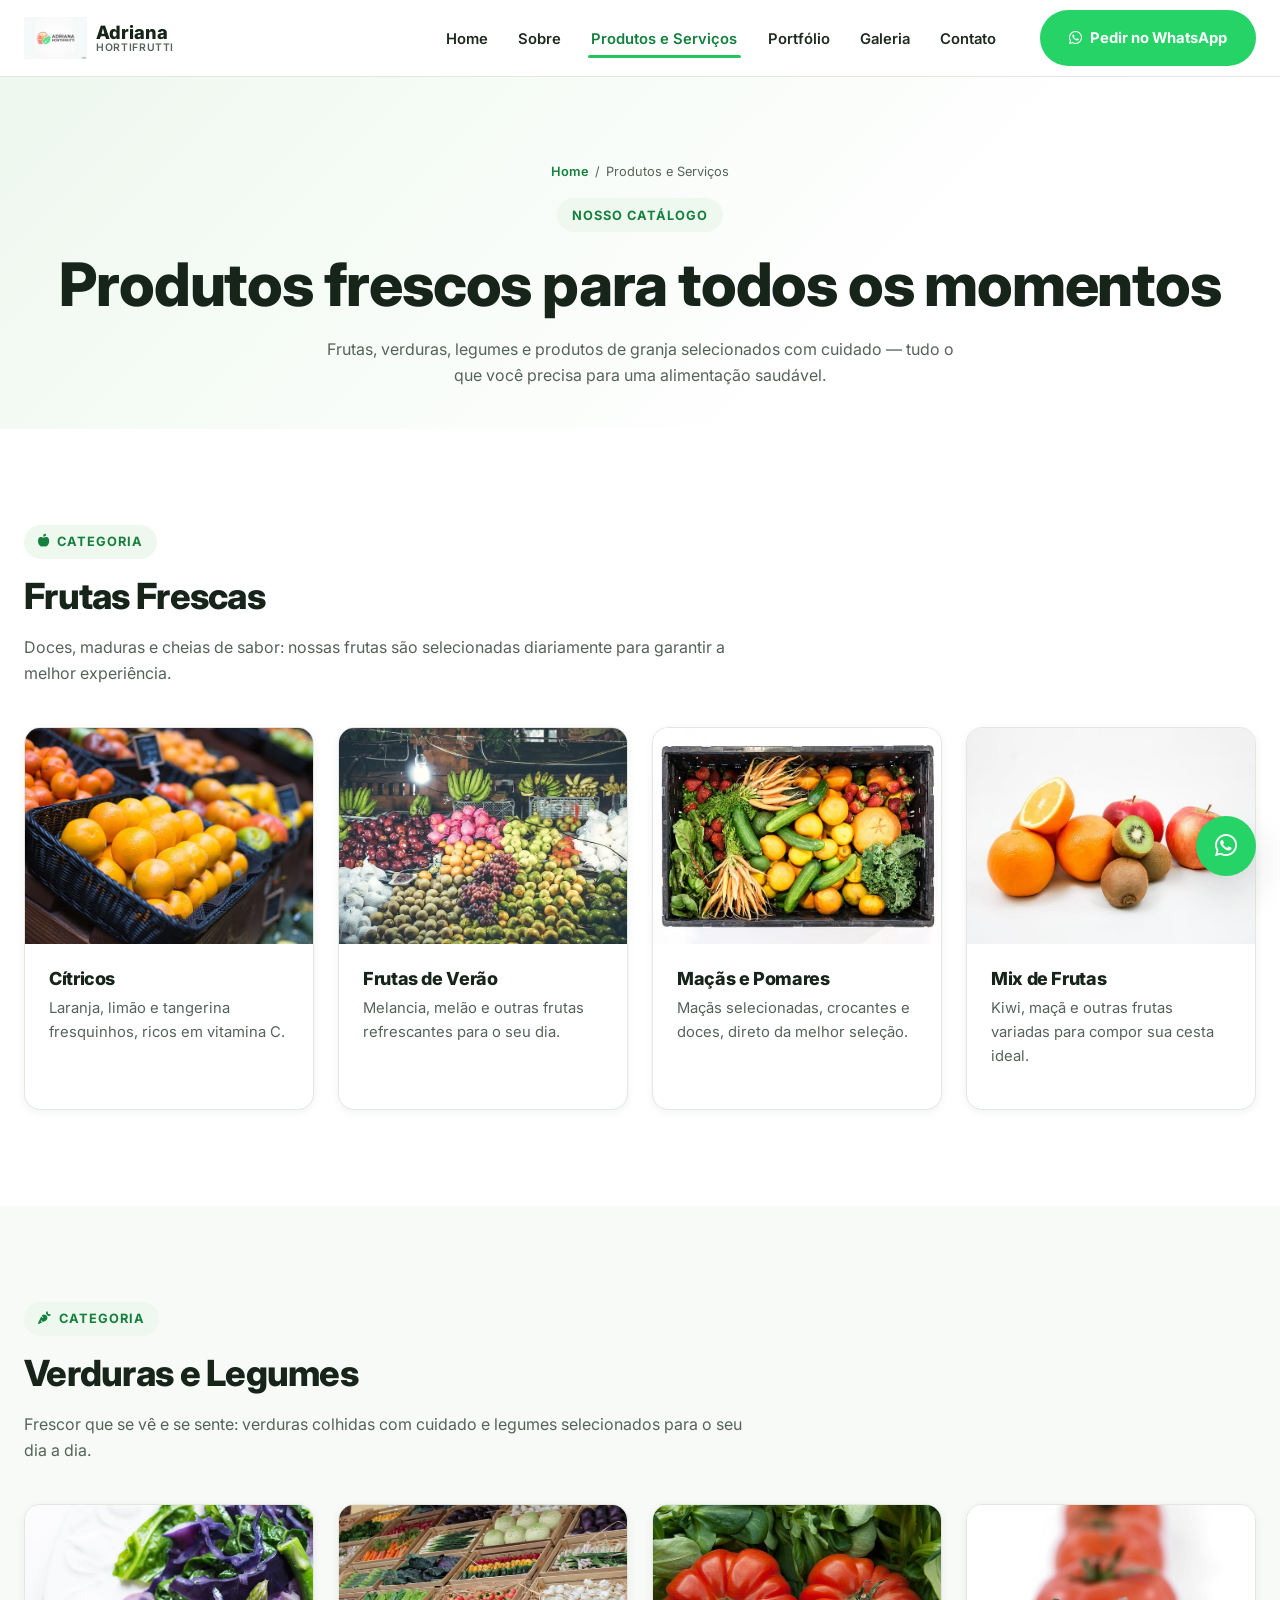
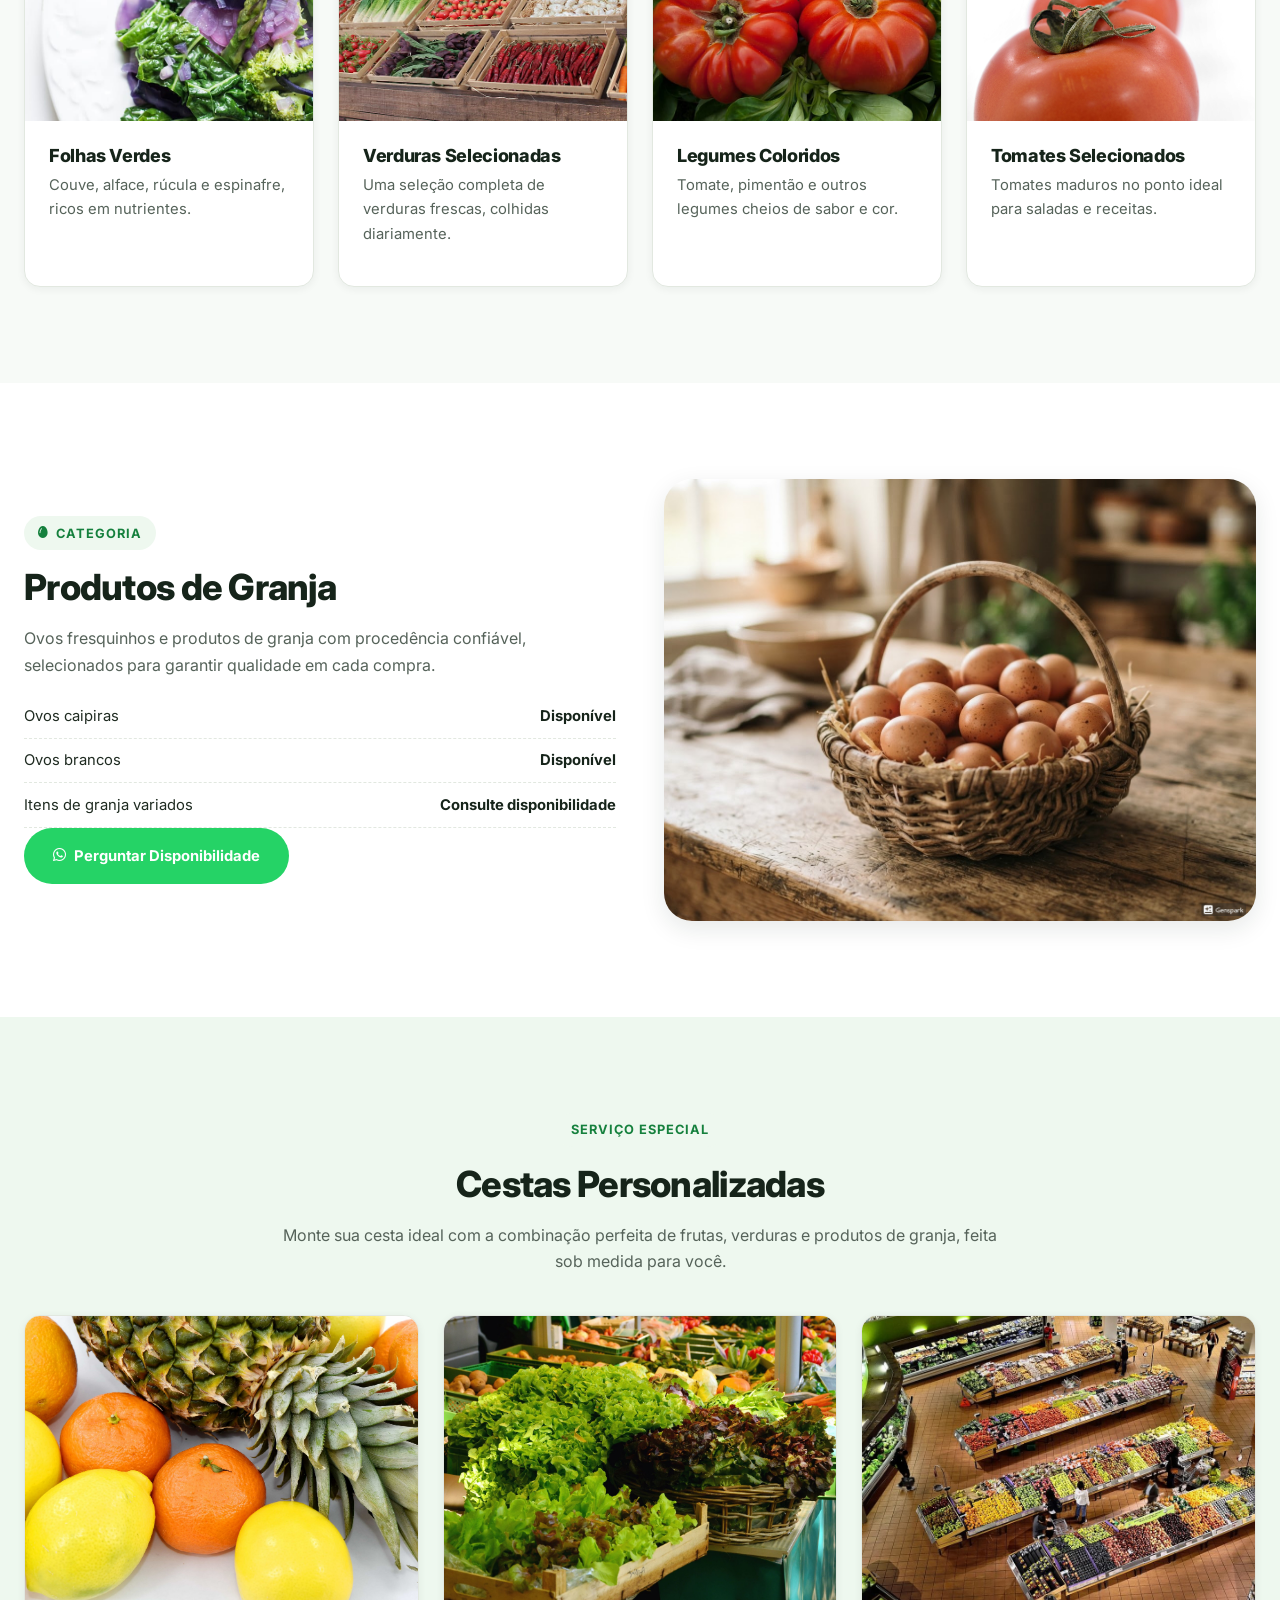
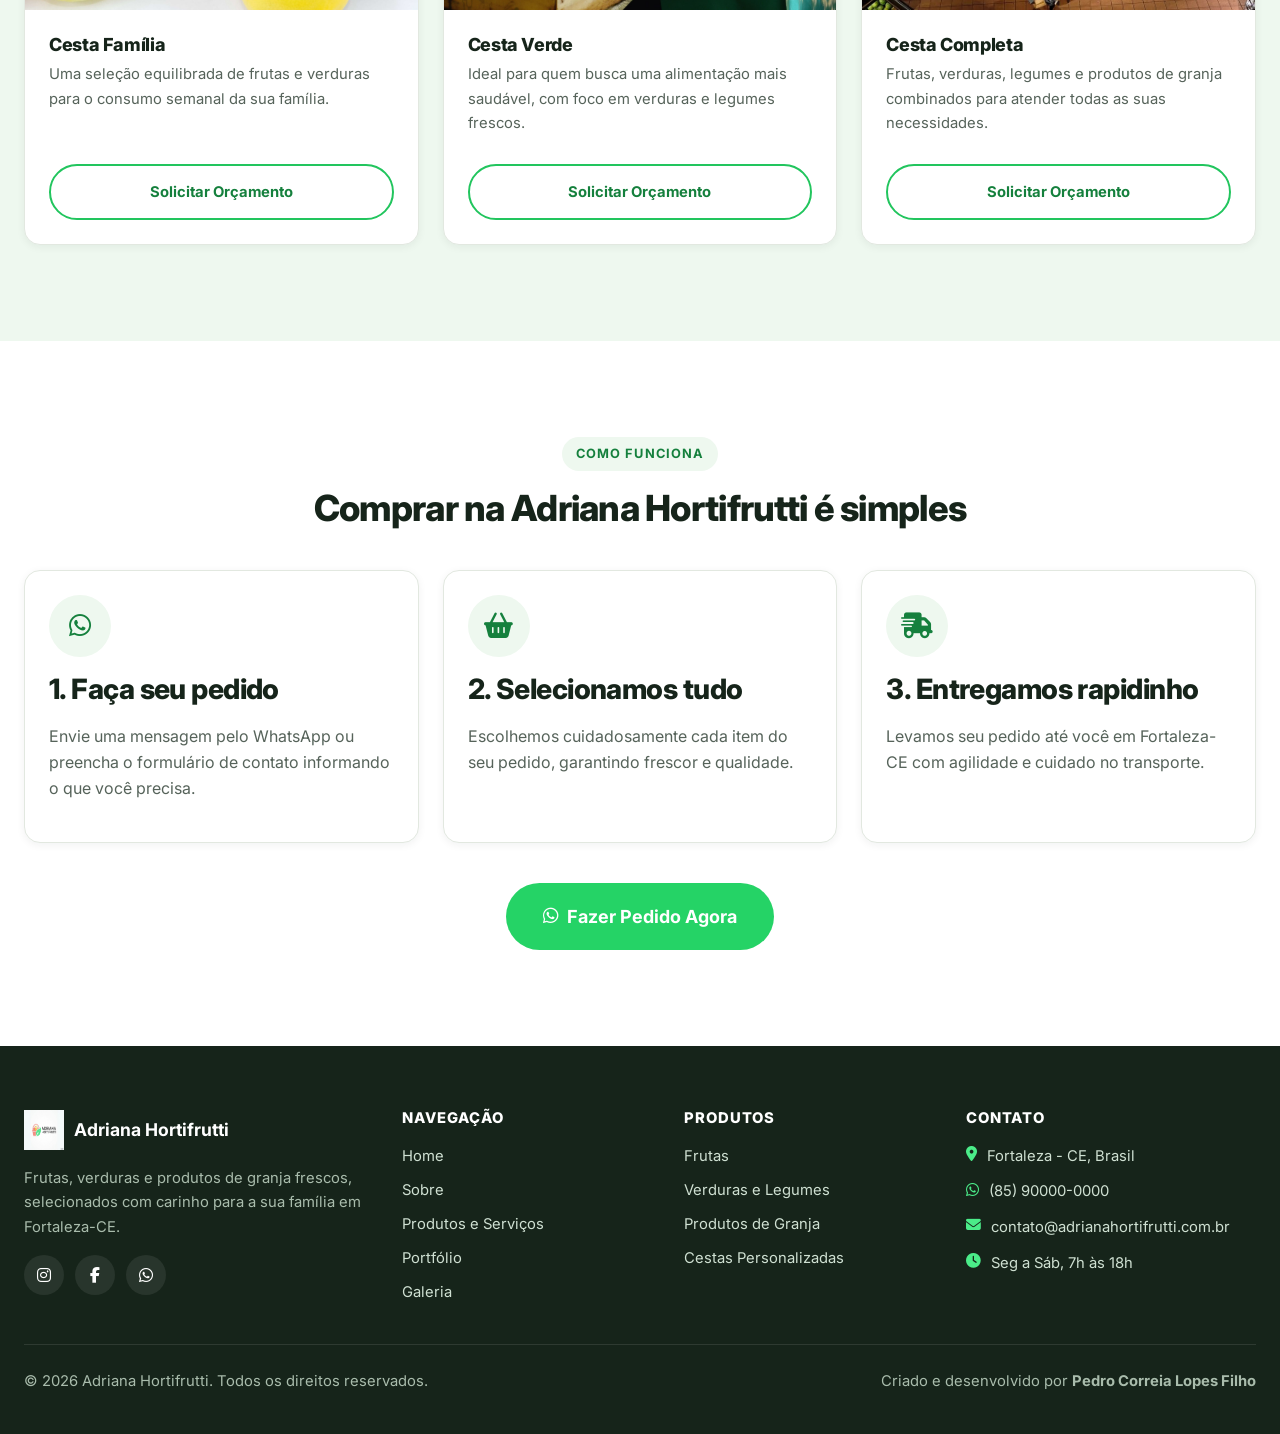
<file: servicos.html>
<!DOCTYPE html>
<html lang="pt-BR">
<head>
  <meta charset="UTF-8">
  <meta name="viewport" content="width=device-width, initial-scale=1.0">
  <title>Produtos e Serviços | Adriana Hortifrutti - Fortaleza-CE</title>
  <meta name="description" content="Conheça os produtos da Adriana Hortifrutti: frutas frescas, verduras, legumes, ovos e produtos de granja, cestas personalizadas e entrega em Fortaleza-CE.">
  <meta name="keywords" content="hortifruti, hortifrutti, verduras, frutas, frango, ovos, produtos de granja, cesta de frutas fortaleza">
  <meta name="author" content="Adriana Hortifrutti">
  <meta name="robots" content="index, follow">
  <link rel="canonical" href="https://www.adrianahortifrutti.com.br/servicos.html">

  <meta property="og:type" content="website">
  <meta property="og:title" content="Produtos e Serviços | Adriana Hortifrutti">
  <meta property="og:description" content="Frutas, verduras, legumes e produtos de granja frescos em Fortaleza-CE. Cestas personalizadas e entrega rápida.">
  <meta property="og:image" content="https://www.adrianahortifrutti.com.br/images/frutas-variadas.jpg">
  <meta property="og:url" content="https://www.adrianahortifrutti.com.br/servicos.html">
  <meta property="og:locale" content="pt_BR">
  <meta property="og:site_name" content="Adriana Hortifrutti">

  <meta name="twitter:card" content="summary_large_image">
  <meta name="twitter:title" content="Produtos e Serviços | Adriana Hortifrutti">
  <meta name="twitter:description" content="Frutas, verduras, legumes e produtos de granja frescos em Fortaleza-CE.">
  <meta name="twitter:image" content="https://www.adrianahortifrutti.com.br/images/frutas-variadas.jpg">

  <link rel="icon" type="image/png" href="images/favicon-icon.png">
  <link rel="apple-touch-icon" href="images/favicon-icon.png">
  <link rel="manifest" href="site.webmanifest">

  <link rel="preconnect" href="https://fonts.googleapis.com">
  <link rel="preconnect" href="https://fonts.gstatic.com" crossorigin>
  <link href="https://fonts.googleapis.com/css2?family=Inter:wght@400;500;600;700;800&display=swap" rel="stylesheet">
  <link rel="stylesheet" href="https://cdn.jsdelivr.net/npm/@fortawesome/fontawesome-free@6.4.0/css/all.min.css">
  <link rel="stylesheet" href="css/style.css">

  <script type="application/ld+json">
  {
    "@context": "https://schema.org",
    "@type": "ItemList",
    "name": "Produtos Adriana Hortifrutti",
    "itemListElement": [
      {"@type": "Product", "position": 1, "name": "Frutas Frescas", "description": "Frutas selecionadas diariamente, doces e maduras no ponto certo."},
      {"@type": "Product", "position": 2, "name": "Verduras Selecionadas", "description": "Alface, couve, rúcula e outras verduras frescas."},
      {"@type": "Product", "position": 3, "name": "Legumes Frescos", "description": "Tomate, pimentão, cebola e outros legumes de qualidade."},
      {"@type": "Product", "position": 4, "name": "Produtos de Granja", "description": "Ovos e itens de granja com procedência confiável."}
    ]
  }
  </script>
</head>
<body>
  <a href="#main-content" class="skip-link">Ir para o conteúdo principal</a>

  <header class="site-header">
    <div class="container navbar">
      <a href="index.html" class="brand" aria-label="Adriana Hortifrutti - Página inicial">
        <img src="images/logo-adriana-hortifrutti.png" alt="Logotipo Adriana Hortifrutti" width="42" height="42">
        <span class="brand-text">Adriana<br><small>Hortifrutti</small></span>
      </a>
      <nav class="nav-menu" aria-label="Navegação principal">
        <ul class="nav-links" id="nav-links">
          <li><a href="index.html">Home</a></li>
          <li><a href="sobre.html">Sobre</a></li>
          <li><a href="servicos.html" aria-current="page">Produtos e Serviços</a></li>
          <li><a href="portfolio.html">Portfólio</a></li>
          <li><a href="galeria.html">Galeria</a></li>
          <li><a href="index.html#contato">Contato</a></li>
        </ul>
        <div class="nav-cta">
          <a href="https://wa.me/5585900000000" class="btn btn-whatsapp" target="_blank" rel="noopener" aria-label="Falar no WhatsApp">
            <i class="fa-brands fa-whatsapp" aria-hidden="true"></i> <span class="btn-text-label">Pedir no WhatsApp</span>
          </a>
        </div>
        <button class="hamburger" id="hamburger-btn" aria-label="Abrir menu de navegação" aria-expanded="false" aria-controls="nav-links">
          <span></span><span></span><span></span>
        </button>
      </nav>
    </div>
  </header>

  <main id="main-content">
    <section class="page-header">
      <div class="container">
        <nav class="breadcrumbs" aria-label="Navegação estrutural (breadcrumb)">
          <a href="index.html">Home</a> <span>/</span> <span aria-current="page">Produtos e Serviços</span>
        </nav>
        <p class="eyebrow">Nosso catálogo</p>
        <h1>Produtos frescos para todos os momentos</h1>
        <p style="max-width:640px;margin:0 auto;">Frutas, verduras, legumes e produtos de granja selecionados com cuidado — tudo o que você precisa para uma alimentação saudável.</p>
      </div>
    </section>

    <!-- FRUTAS -->
    <section class="section" id="frutas" aria-labelledby="frutas-title">
      <div class="container">
        <div class="section-heading align-left fade-up">
          <p class="eyebrow"><i class="fa-solid fa-apple-whole" aria-hidden="true"></i> Categoria</p>
          <h2 id="frutas-title">Frutas Frescas</h2>
          <p>Doces, maduras e cheias de sabor: nossas frutas são selecionadas diariamente para garantir a melhor experiência.</p>
        </div>
        <div class="grid grid-4">
          <article class="card fade-up">
            <div class="card-media"><img src="images/laranjas-limoes.jpg" alt="Laranjas e limões frescos" loading="lazy" width="300" height="225"></div>
            <div class="card-body"><h3>Cítricos</h3><p>Laranja, limão e tangerina fresquinhos, ricos em vitamina C.</p></div>
          </article>
          <article class="card fade-up fade-up-delay-1">
            <div class="card-media"><img src="images/melancia-mercado.jpg" alt="Melancia fresca à venda em mercado" loading="lazy" width="300" height="225"></div>
            <div class="card-body"><h3>Frutas de Verão</h3><p>Melancia, melão e outras frutas refrescantes para o seu dia.</p></div>
          </article>
          <article class="card fade-up fade-up-delay-2">
            <div class="card-media"><img src="images/apples-crate-harvest.jpg" alt="Maçãs frescas em caixote de colheita" loading="lazy" width="300" height="225"></div>
            <div class="card-body"><h3>Maçãs e Pomares</h3><p>Maçãs selecionadas, crocantes e doces, direto da melhor seleção.</p></div>
          </article>
          <article class="card fade-up fade-up-delay-3">
            <div class="card-media"><img src="images/maca-kiwi-laranja.jpg" alt="Variedade de frutas incluindo maçã, kiwi e laranja" loading="lazy" width="300" height="225"></div>
            <div class="card-body"><h3>Mix de Frutas</h3><p>Kiwi, maçã e outras frutas variadas para compor sua cesta ideal.</p></div>
          </article>
        </div>
      </div>
    </section>

    <!-- VERDURAS E LEGUMES -->
    <section class="section bg-alt" id="verduras" aria-labelledby="verduras-title">
      <div class="container">
        <div class="section-heading align-left fade-up">
          <p class="eyebrow"><i class="fa-solid fa-carrot" aria-hidden="true"></i> Categoria</p>
          <h2 id="verduras-title">Verduras e Legumes</h2>
          <p>Frescor que se vê e se sente: verduras colhidas com cuidado e legumes selecionados para o seu dia a dia.</p>
        </div>
        <div class="grid grid-4">
          <article class="card fade-up">
            <div class="card-media"><img src="images/kale-couve.jpg" alt="Couve e folhas verdes frescas" loading="lazy" width="300" height="225"></div>
            <div class="card-body"><h3>Folhas Verdes</h3><p>Couve, alface, rúcula e espinafre, ricos em nutrientes.</p></div>
          </article>
          <article class="card fade-up fade-up-delay-1">
            <div class="card-media"><img src="images/verduras-caixote.jpg" alt="Verduras variadas em caixote de madeira" loading="lazy" width="300" height="225"></div>
            <div class="card-body"><h3>Verduras Selecionadas</h3><p>Uma seleção completa de verduras frescas, colhidas diariamente.</p></div>
          </article>
          <article class="card fade-up fade-up-delay-2">
            <div class="card-media"><img src="images/pimentoes-tomates.jpg" alt="Tomates e pimentões frescos coloridos" loading="lazy" width="300" height="225"></div>
            <div class="card-body"><h3>Legumes Coloridos</h3><p>Tomate, pimentão e outros legumes cheios de sabor e cor.</p></div>
          </article>
          <article class="card fade-up fade-up-delay-3">
            <div class="card-media"><img src="images/tomate-cru-macro.jpg" alt="Tomates frescos em close-up" loading="lazy" width="300" height="225"></div>
            <div class="card-body"><h3>Tomates Selecionados</h3><p>Tomates maduros no ponto ideal para saladas e receitas.</p></div>
          </article>
        </div>
      </div>
    </section>

    <!-- PRODUTOS DE GRANJA -->
    <section class="section" id="granja" aria-labelledby="granja-title">
      <div class="container">
        <div class="grid grid-2" style="align-items:center; gap: 3rem;">
          <div class="fade-up">
            <p class="eyebrow"><i class="fa-solid fa-egg" aria-hidden="true"></i> Categoria</p>
            <h2 id="granja-title">Produtos de Granja</h2>
            <p>Ovos fresquinhos e produtos de granja com procedência confiável, selecionados para garantir qualidade em cada compra.</p>
            <ul class="info-list">
              <li><span>Ovos caipiras</span> <strong>Disponível</strong></li>
              <li><span>Ovos brancos</span> <strong>Disponível</strong></li>
              <li><span>Itens de granja variados</span> <strong>Consulte disponibilidade</strong></li>
            </ul>
            <a href="https://wa.me/5585900000000?text=Ol%C3%A1%2C%20quero%20saber%20mais%20sobre%20os%20produtos%20de%20granja!" class="btn btn-whatsapp" target="_blank" rel="noopener">
              <i class="fa-brands fa-whatsapp" aria-hidden="true"></i> Perguntar Disponibilidade
            </a>
          </div>
          <div class="about-story-media fade-up fade-up-delay-1">
            <img src="images/ovos-granja.jpg" alt="Ovos frescos de granja em cesta de madeira rústica" loading="lazy" width="600" height="450">
          </div>
        </div>
      </div>
    </section>

    <!-- CESTAS PERSONALIZADAS / SERVIÇO -->
    <section class="section bg-soft" id="cestas" aria-labelledby="cestas-title">
      <div class="container">
        <div class="section-heading fade-up">
          <p class="eyebrow">Serviço especial</p>
          <h2 id="cestas-title">Cestas Personalizadas</h2>
          <p>Monte sua cesta ideal com a combinação perfeita de frutas, verduras e produtos de granja, feita sob medida para você.</p>
        </div>
        <div class="grid grid-3">
          <article class="card fade-up">
            <div class="card-media"><img src="images/citricos-mercado.jpg" alt="Cesta de frutas cítricas variadas em exposição" loading="lazy" width="400" height="300"></div>
            <div class="card-body">
              <h3>Cesta Família</h3>
              <p>Uma seleção equilibrada de frutas e verduras para o consumo semanal da sua família.</p>
              <a href="https://wa.me/5585900000000?text=Quero%20saber%20mais%20sobre%20a%20Cesta%20Fam%C3%ADlia!" class="btn btn-secondary" target="_blank" rel="noopener" style="margin-top:0.8rem;">Solicitar Orçamento</a>
            </div>
          </article>
          <article class="card fade-up fade-up-delay-1">
            <div class="card-media"><img src="images/caixa-verduras-mercado.jpg" alt="Caixa de verduras e legumes colhidos frescos" loading="lazy" width="400" height="300"></div>
            <div class="card-body">
              <h3>Cesta Verde</h3>
              <p>Ideal para quem busca uma alimentação mais saudável, com foco em verduras e legumes frescos.</p>
              <a href="https://wa.me/5585900000000?text=Quero%20saber%20mais%20sobre%20a%20Cesta%20Verde!" class="btn btn-secondary" target="_blank" rel="noopener" style="margin-top:0.8rem;">Solicitar Orçamento</a>
            </div>
          </article>
          <article class="card fade-up fade-up-delay-2">
            <div class="card-media"><img src="images/mercado-produtos.jpg" alt="Variedade completa de produtos de hortifrúti" loading="lazy" width="400" height="300"></div>
            <div class="card-body">
              <h3>Cesta Completa</h3>
              <p>Frutas, verduras, legumes e produtos de granja combinados para atender todas as suas necessidades.</p>
              <a href="https://wa.me/5585900000000?text=Quero%20saber%20mais%20sobre%20a%20Cesta%20Completa!" class="btn btn-secondary" target="_blank" rel="noopener" style="margin-top:0.8rem;">Solicitar Orçamento</a>
            </div>
          </article>
        </div>
      </div>
    </section>

    <!-- COMO FUNCIONA -->
    <section class="section" aria-labelledby="como-funciona-title">
      <div class="container">
        <div class="section-heading fade-up">
          <p class="eyebrow">Como funciona</p>
          <h2 id="como-funciona-title">Comprar na Adriana Hortifrutti é simples</h2>
        </div>
        <div class="grid grid-3">
          <div class="card feature-card fade-up">
            <div class="icon-circle"><i class="fa-brands fa-whatsapp" aria-hidden="true"></i></div>
            <h3>1. Faça seu pedido</h3>
            <p>Envie uma mensagem pelo WhatsApp ou preencha o formulário de contato informando o que você precisa.</p>
          </div>
          <div class="card feature-card fade-up fade-up-delay-1">
            <div class="icon-circle"><i class="fa-solid fa-basket-shopping" aria-hidden="true"></i></div>
            <h3>2. Selecionamos tudo</h3>
            <p>Escolhemos cuidadosamente cada item do seu pedido, garantindo frescor e qualidade.</p>
          </div>
          <div class="card feature-card fade-up fade-up-delay-2">
            <div class="icon-circle"><i class="fa-solid fa-truck-fast" aria-hidden="true"></i></div>
            <h3>3. Entregamos rapidinho</h3>
            <p>Levamos seu pedido até você em Fortaleza-CE com agilidade e cuidado no transporte.</p>
          </div>
        </div>
        <div class="text-center" style="margin-top:2.5rem;">
          <a href="https://wa.me/5585900000000?text=Ol%C3%A1%2C%20quero%20fazer%20um%20pedido!" class="btn btn-whatsapp btn-lg" target="_blank" rel="noopener">
            <i class="fa-brands fa-whatsapp" aria-hidden="true"></i> Fazer Pedido Agora
          </a>
        </div>
      </div>
    </section>
  </main>

  <footer class="site-footer">
    <div class="container">
      <div class="footer-grid">
        <div>
          <div class="footer-brand">
            <img src="images/logo-adriana-hortifrutti.png" alt="Logotipo Adriana Hortifrutti" width="40" height="40">
            <strong>Adriana Hortifrutti</strong>
          </div>
          <p>Frutas, verduras e produtos de granja frescos, selecionados com carinho para a sua família em Fortaleza-CE.</p>
          <div class="social-links">
            <a href="#" aria-label="Instagram da Adriana Hortifrutti"><i class="fa-brands fa-instagram" aria-hidden="true"></i></a>
            <a href="#" aria-label="Facebook da Adriana Hortifrutti"><i class="fa-brands fa-facebook-f" aria-hidden="true"></i></a>
            <a href="https://wa.me/5585900000000" aria-label="WhatsApp da Adriana Hortifrutti"><i class="fa-brands fa-whatsapp" aria-hidden="true"></i></a>
          </div>
        </div>
        <div>
          <h4>Navegação</h4>
          <nav class="footer-links" aria-label="Links de navegação do rodapé">
            <a href="index.html">Home</a>
            <a href="sobre.html">Sobre</a>
            <a href="servicos.html">Produtos e Serviços</a>
            <a href="portfolio.html">Portfólio</a>
            <a href="galeria.html">Galeria</a>
          </nav>
        </div>
        <div>
          <h4>Produtos</h4>
          <nav class="footer-links" aria-label="Links de categorias de produtos">
            <a href="servicos.html#frutas">Frutas</a>
            <a href="servicos.html#verduras">Verduras e Legumes</a>
            <a href="servicos.html#granja">Produtos de Granja</a>
            <a href="servicos.html#cestas">Cestas Personalizadas</a>
          </nav>
        </div>
        <div>
          <h4>Contato</h4>
          <ul class="footer-contact">
            <li><i class="fa-solid fa-location-dot" aria-hidden="true"></i> Fortaleza - CE, Brasil</li>
            <li><i class="fa-brands fa-whatsapp" aria-hidden="true"></i> (85) 90000-0000</li>
            <li><i class="fa-solid fa-envelope" aria-hidden="true"></i> contato@adrianahortifrutti.com.br</li>
            <li><i class="fa-solid fa-clock" aria-hidden="true"></i> Seg a Sáb, 7h às 18h</li>
          </ul>
        </div>
      </div>
      <div class="footer-bottom">
        <p>&copy; <span id="current-year">2026</span> Adriana Hortifrutti. Todos os direitos reservados.</p>
        <p>Criado e desenvolvido por <strong>Pedro Correia Lopes Filho</strong></p>
      </div>
    </div>
  </footer>

  <a href="https://wa.me/5585900000000" class="whatsapp-float" target="_blank" rel="noopener" aria-label="Falar com a Adriana Hortifrutti no WhatsApp">
    <i class="fa-brands fa-whatsapp" aria-hidden="true"></i>
  </a>

  <script src="js/main.js"></script>
</body>
</html>
</file>
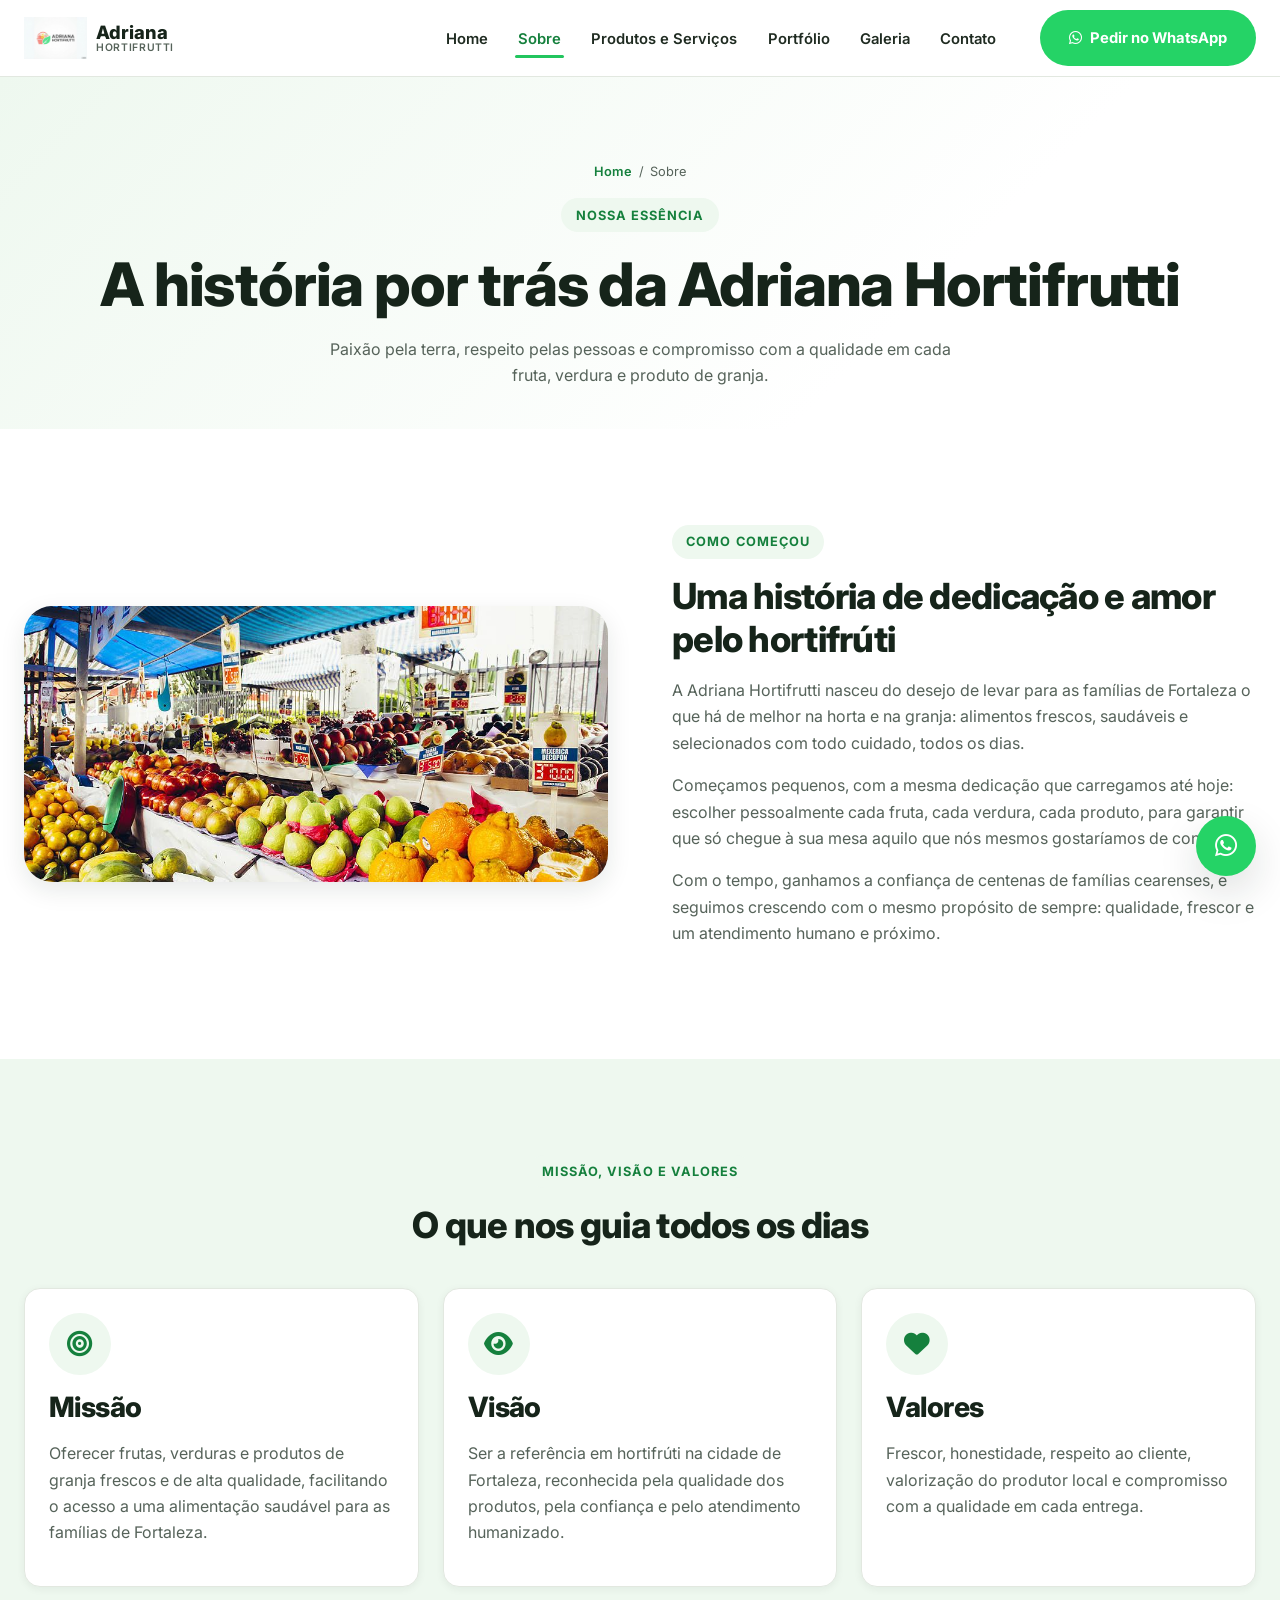
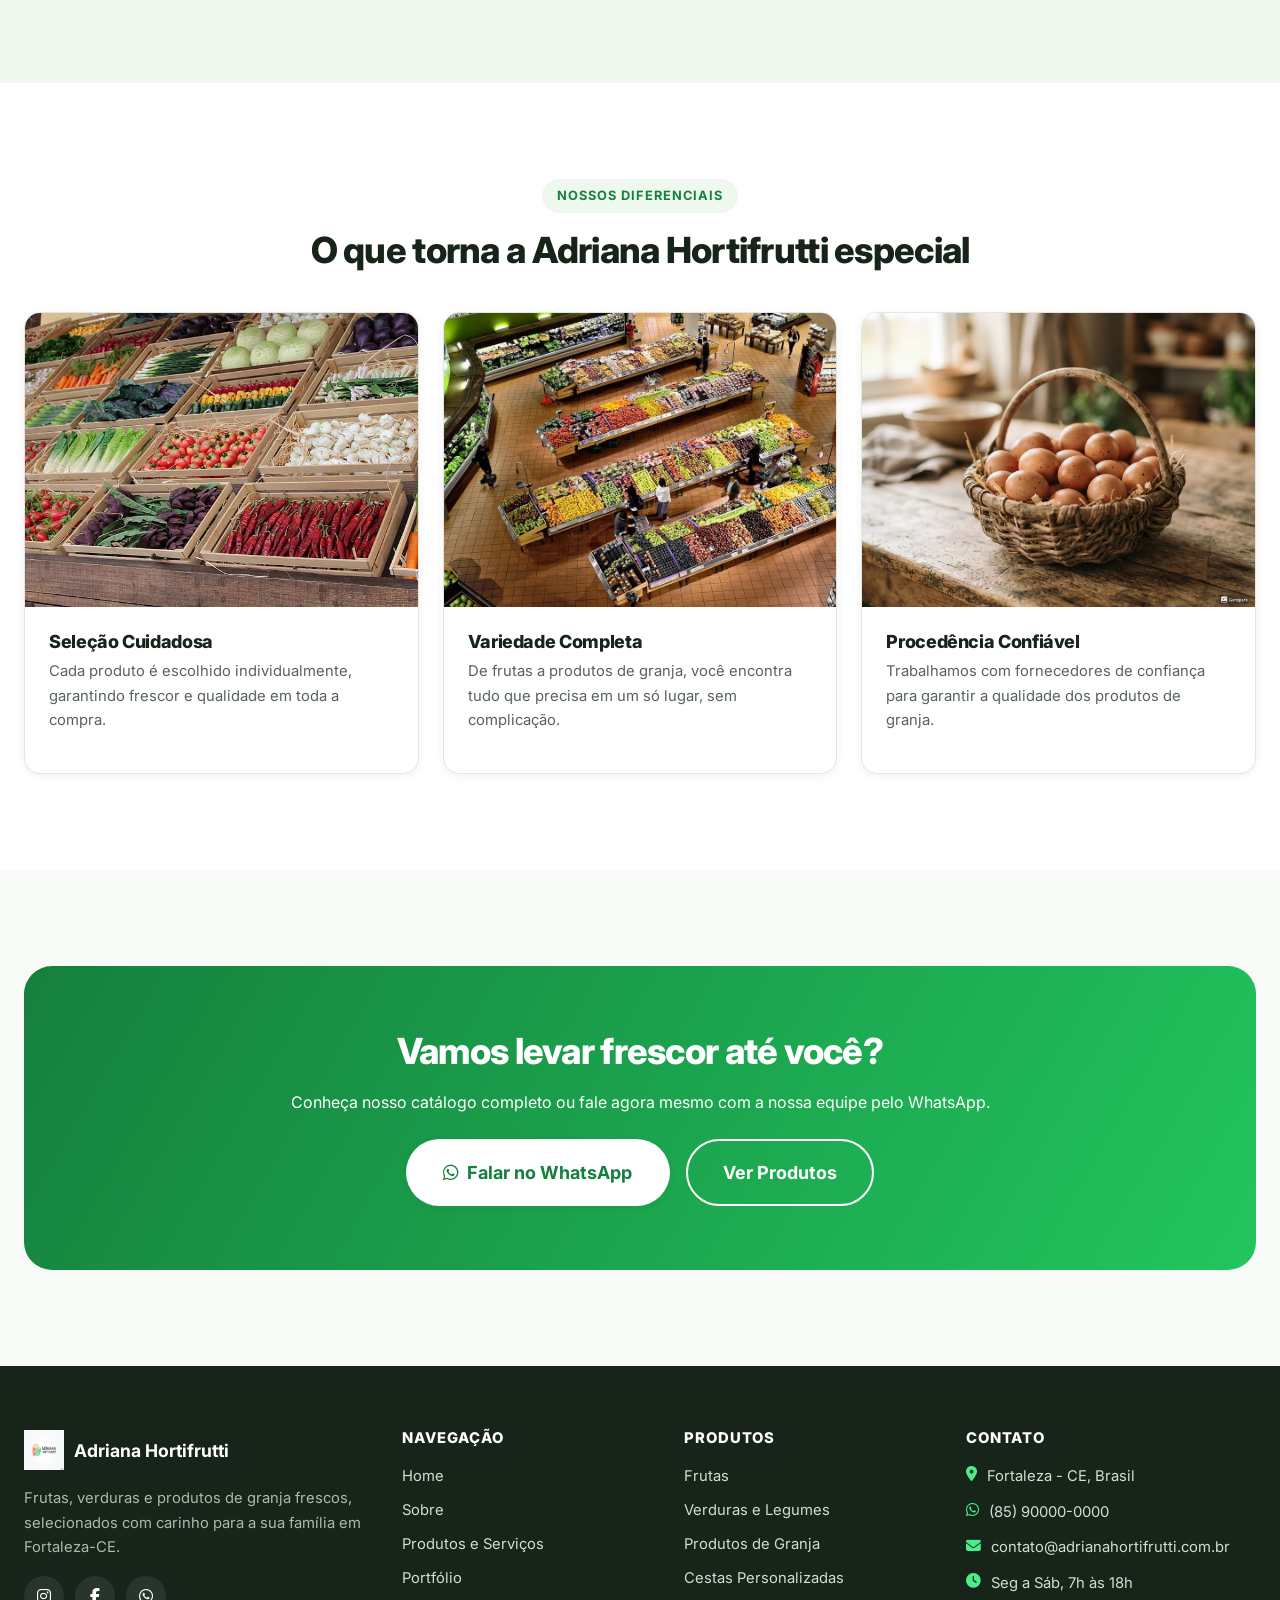
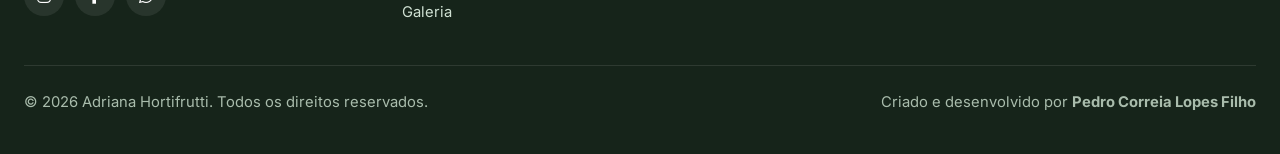
<file: sobre.html>
<!DOCTYPE html>
<html lang="pt-BR">
<head>
  <meta charset="UTF-8">
  <meta name="viewport" content="width=device-width, initial-scale=1.0">
  <title>Sobre a Adriana Hortifrutti | Nossa História em Fortaleza-CE</title>
  <meta name="description" content="Conheça a história, missão, visão e valores da Adriana Hortifrutti, hortifrúti especializado em frutas, verduras e produtos de granja frescos em Fortaleza-CE.">
  <meta name="keywords" content="hortifruti, hortifrutti, sobre adriana hortifrutti, frutas fortaleza, verduras fortaleza, produtos de granja">
  <meta name="author" content="Adriana Hortifrutti">
  <meta name="robots" content="index, follow">
  <link rel="canonical" href="https://www.adrianahortifrutti.com.br/sobre.html">

  <meta property="og:type" content="website">
  <meta property="og:title" content="Sobre a Adriana Hortifrutti | Nossa História">
  <meta property="og:description" content="Conheça a história, missão, visão e valores da Adriana Hortifrutti em Fortaleza-CE.">
  <meta property="og:image" content="https://www.adrianahortifrutti.com.br/images/mercado-produtos.jpg">
  <meta property="og:url" content="https://www.adrianahortifrutti.com.br/sobre.html">
  <meta property="og:locale" content="pt_BR">
  <meta property="og:site_name" content="Adriana Hortifrutti">

  <meta name="twitter:card" content="summary_large_image">
  <meta name="twitter:title" content="Sobre a Adriana Hortifrutti">
  <meta name="twitter:description" content="Conheça nossa história, missão, visão e valores.">
  <meta name="twitter:image" content="https://www.adrianahortifrutti.com.br/images/mercado-produtos.jpg">

  <link rel="icon" type="image/png" href="images/favicon-icon.png">
  <link rel="apple-touch-icon" href="images/favicon-icon.png">
  <link rel="manifest" href="site.webmanifest">

  <link rel="preconnect" href="https://fonts.googleapis.com">
  <link rel="preconnect" href="https://fonts.gstatic.com" crossorigin>
  <link href="https://fonts.googleapis.com/css2?family=Inter:wght@400;500;600;700;800&display=swap" rel="stylesheet">
  <link rel="stylesheet" href="https://cdn.jsdelivr.net/npm/@fortawesome/fontawesome-free@6.4.0/css/all.min.css">
  <link rel="stylesheet" href="css/style.css">

  <script type="application/ld+json">
  {
    "@context": "https://schema.org",
    "@type": "AboutPage",
    "name": "Sobre a Adriana Hortifrutti",
    "url": "https://www.adrianahortifrutti.com.br/sobre.html",
    "isPartOf": {
      "@type": "WebSite",
      "name": "Adriana Hortifrutti",
      "url": "https://www.adrianahortifrutti.com.br/"
    }
  }
  </script>
</head>
<body>
  <a href="#main-content" class="skip-link">Ir para o conteúdo principal</a>

  <header class="site-header">
    <div class="container navbar">
      <a href="index.html" class="brand" aria-label="Adriana Hortifrutti - Página inicial">
        <img src="images/logo-adriana-hortifrutti.png" alt="Logotipo Adriana Hortifrutti" width="42" height="42">
        <span class="brand-text">Adriana<br><small>Hortifrutti</small></span>
      </a>
      <nav class="nav-menu" aria-label="Navegação principal">
        <ul class="nav-links" id="nav-links">
          <li><a href="index.html">Home</a></li>
          <li><a href="sobre.html" aria-current="page">Sobre</a></li>
          <li><a href="servicos.html">Produtos e Serviços</a></li>
          <li><a href="portfolio.html">Portfólio</a></li>
          <li><a href="galeria.html">Galeria</a></li>
          <li><a href="index.html#contato">Contato</a></li>
        </ul>
        <div class="nav-cta">
          <a href="https://wa.me/5585900000000" class="btn btn-whatsapp" target="_blank" rel="noopener" aria-label="Falar no WhatsApp">
            <i class="fa-brands fa-whatsapp" aria-hidden="true"></i> <span class="btn-text-label">Pedir no WhatsApp</span>
          </a>
        </div>
        <button class="hamburger" id="hamburger-btn" aria-label="Abrir menu de navegação" aria-expanded="false" aria-controls="nav-links">
          <span></span><span></span><span></span>
        </button>
      </nav>
    </div>
  </header>

  <main id="main-content">
    <section class="page-header">
      <div class="container">
        <nav class="breadcrumbs" aria-label="Navegação estrutural (breadcrumb)">
          <a href="index.html">Home</a> <span>/</span> <span aria-current="page">Sobre</span>
        </nav>
        <p class="eyebrow">Nossa essência</p>
        <h1>A história por trás da Adriana Hortifrutti</h1>
        <p style="max-width:640px;margin:0 auto;">Paixão pela terra, respeito pelas pessoas e compromisso com a qualidade em cada fruta, verdura e produto de granja.</p>
      </div>
    </section>

    <section class="section">
      <div class="container about-story">
        <div class="about-story-media fade-up">
          <img src="images/feira-livre-brasil.jpg" alt="Feira livre brasileira com barracas de frutas e verduras coloridas" loading="lazy" width="600" height="450">
        </div>
        <div class="fade-up fade-up-delay-1">
          <p class="eyebrow">Como começou</p>
          <h2>Uma história de dedicação e amor pelo hortifrúti</h2>
          <p>A Adriana Hortifrutti nasceu do desejo de levar para as famílias de Fortaleza o que há de melhor na horta e na granja: alimentos frescos, saudáveis e selecionados com todo cuidado, todos os dias.</p>
          <p>Começamos pequenos, com a mesma dedicação que carregamos até hoje: escolher pessoalmente cada fruta, cada verdura, cada produto, para garantir que só chegue à sua mesa aquilo que nós mesmos gostaríamos de consumir.</p>
          <p>Com o tempo, ganhamos a confiança de centenas de famílias cearenses, e seguimos crescendo com o mesmo propósito de sempre: qualidade, frescor e um atendimento humano e próximo.</p>
        </div>
      </div>
    </section>

    <section class="section bg-soft">
      <div class="container">
        <div class="section-heading fade-up">
          <p class="eyebrow">Missão, Visão e Valores</p>
          <h2>O que nos guia todos os dias</h2>
        </div>
        <div class="values-grid">
          <div class="card feature-card fade-up">
            <div class="icon-circle"><i class="fa-solid fa-bullseye" aria-hidden="true"></i></div>
            <h3>Missão</h3>
            <p>Oferecer frutas, verduras e produtos de granja frescos e de alta qualidade, facilitando o acesso a uma alimentação saudável para as famílias de Fortaleza.</p>
          </div>
          <div class="card feature-card fade-up fade-up-delay-1">
            <div class="icon-circle"><i class="fa-solid fa-eye" aria-hidden="true"></i></div>
            <h3>Visão</h3>
            <p>Ser a referência em hortifrúti na cidade de Fortaleza, reconhecida pela qualidade dos produtos, pela confiança e pelo atendimento humanizado.</p>
          </div>
          <div class="card feature-card fade-up fade-up-delay-2">
            <div class="icon-circle"><i class="fa-solid fa-heart" aria-hidden="true"></i></div>
            <h3>Valores</h3>
            <p>Frescor, honestidade, respeito ao cliente, valorização do produtor local e compromisso com a qualidade em cada entrega.</p>
          </div>
        </div>
      </div>
    </section>

    <section class="section">
      <div class="container">
        <div class="section-heading fade-up">
          <p class="eyebrow">Nossos diferenciais</p>
          <h2>O que torna a Adriana Hortifrutti especial</h2>
        </div>
        <div class="grid grid-3">
          <article class="card fade-up">
            <div class="card-media">
              <img src="images/verduras-caixote.jpg" alt="Verduras frescas selecionadas cuidadosamente para os clientes" loading="lazy" width="400" height="300">
            </div>
            <div class="card-body">
              <h3>Seleção Cuidadosa</h3>
              <p>Cada produto é escolhido individualmente, garantindo frescor e qualidade em toda a compra.</p>
            </div>
          </article>
          <article class="card fade-up fade-up-delay-1">
            <div class="card-media">
              <img src="images/mercado-produtos.jpg" alt="Grande variedade de frutas e verduras dispostas em balcão de mercado" loading="lazy" width="400" height="300">
            </div>
            <div class="card-body">
              <h3>Variedade Completa</h3>
              <p>De frutas a produtos de granja, você encontra tudo que precisa em um só lugar, sem complicação.</p>
            </div>
          </article>
          <article class="card fade-up fade-up-delay-2">
            <div class="card-media">
              <img src="images/ovos-granja.jpg" alt="Ovos frescos de granja com procedência confiável" loading="lazy" width="400" height="300">
            </div>
            <div class="card-body">
              <h3>Procedência Confiável</h3>
              <p>Trabalhamos com fornecedores de confiança para garantir a qualidade dos produtos de granja.</p>
            </div>
          </article>
        </div>
      </div>
    </section>

    <section class="section bg-alt">
      <div class="container">
        <div class="cta-banner fade-up">
          <h2>Vamos levar frescor até você?</h2>
          <p>Conheça nosso catálogo completo ou fale agora mesmo com a nossa equipe pelo WhatsApp.</p>
          <div class="hero-actions" style="justify-content:center;">
            <a href="https://wa.me/5585900000000" class="btn btn-primary btn-lg" target="_blank" rel="noopener">
              <i class="fa-brands fa-whatsapp" aria-hidden="true"></i> Falar no WhatsApp
            </a>
            <a href="servicos.html" class="btn btn-secondary btn-lg" style="background:transparent;border-color:#fff;color:#fff;">Ver Produtos</a>
          </div>
        </div>
      </div>
    </section>
  </main>

  <footer class="site-footer">
    <div class="container">
      <div class="footer-grid">
        <div>
          <div class="footer-brand">
            <img src="images/logo-adriana-hortifrutti.png" alt="Logotipo Adriana Hortifrutti" width="40" height="40">
            <strong>Adriana Hortifrutti</strong>
          </div>
          <p>Frutas, verduras e produtos de granja frescos, selecionados com carinho para a sua família em Fortaleza-CE.</p>
          <div class="social-links">
            <a href="#" aria-label="Instagram da Adriana Hortifrutti"><i class="fa-brands fa-instagram" aria-hidden="true"></i></a>
            <a href="#" aria-label="Facebook da Adriana Hortifrutti"><i class="fa-brands fa-facebook-f" aria-hidden="true"></i></a>
            <a href="https://wa.me/5585900000000" aria-label="WhatsApp da Adriana Hortifrutti"><i class="fa-brands fa-whatsapp" aria-hidden="true"></i></a>
          </div>
        </div>
        <div>
          <h4>Navegação</h4>
          <nav class="footer-links" aria-label="Links de navegação do rodapé">
            <a href="index.html">Home</a>
            <a href="sobre.html">Sobre</a>
            <a href="servicos.html">Produtos e Serviços</a>
            <a href="portfolio.html">Portfólio</a>
            <a href="galeria.html">Galeria</a>
          </nav>
        </div>
        <div>
          <h4>Produtos</h4>
          <nav class="footer-links" aria-label="Links de categorias de produtos">
            <a href="servicos.html#frutas">Frutas</a>
            <a href="servicos.html#verduras">Verduras e Legumes</a>
            <a href="servicos.html#granja">Produtos de Granja</a>
            <a href="servicos.html#cestas">Cestas Personalizadas</a>
          </nav>
        </div>
        <div>
          <h4>Contato</h4>
          <ul class="footer-contact">
            <li><i class="fa-solid fa-location-dot" aria-hidden="true"></i> Fortaleza - CE, Brasil</li>
            <li><i class="fa-brands fa-whatsapp" aria-hidden="true"></i> (85) 90000-0000</li>
            <li><i class="fa-solid fa-envelope" aria-hidden="true"></i> contato@adrianahortifrutti.com.br</li>
            <li><i class="fa-solid fa-clock" aria-hidden="true"></i> Seg a Sáb, 7h às 18h</li>
          </ul>
        </div>
      </div>
      <div class="footer-bottom">
        <p>&copy; <span id="current-year">2026</span> Adriana Hortifrutti. Todos os direitos reservados.</p>
        <p>Criado e desenvolvido por <strong>Pedro Correia Lopes Filho</strong></p>
      </div>
    </div>
  </footer>

  <a href="https://wa.me/5585900000000" class="whatsapp-float" target="_blank" rel="noopener" aria-label="Falar com a Adriana Hortifrutti no WhatsApp">
    <i class="fa-brands fa-whatsapp" aria-hidden="true"></i>
  </a>

  <script src="js/main.js"></script>
</body>
</html>
</file>
<file: css/style.css>
/* ==========================================================================
   ADRIANA HORTIFRUTTI — Design System & Estilos Globais
   Autor: Projeto desenvolvido com Genspark AI Developer
   Estrutura: Variáveis > Reset > Tipografia > Layout > Componentes > Utilitários
   ========================================================================== */

/* --------------------------------------------------------------------------
   1. VARIÁVEIS DE DESIGN (Design Tokens)
   -------------------------------------------------------------------------- */
:root {
  /* Paleta de cores principal */
  --color-primary: #22c55e;        /* verde folha - ajustado para melhor contraste que o #4bec89 puro */
  --color-primary-bright: #4bec89; /* verde vibrante da marca (usar em detalhes/hover) */
  --color-primary-dark: #15803d;   /* verde escuro para textos sobre fundo claro */
  --color-secondary: #f7f25f;      /* amarelo cítrico */
  --color-secondary-dark: #ca9a00; /* amarelo escurecido p/ contraste em texto */
  --color-accent: #f28c8c;         /* coral/salmão - destaque */
  --color-accent-dark: #d45f5f;

  /* Neutros */
  --color-bg: #ffffff;
  --color-bg-alt: #f7faf7;
  --color-bg-soft: #eef8ef;
  --color-text: #1f2b21;
  --color-text-muted: #56635a;
  --color-border: #e2e8e0;
  --color-white: #ffffff;
  --color-dark: #16241a;

  /* Tipografia */
  --font-base: 'Inter', system-ui, -apple-system, 'Segoe UI', Roboto, sans-serif;
  --fs-xs: 0.8rem;
  --fs-sm: 0.925rem;
  --fs-base: 1rem;
  --fs-md: 1.125rem;
  --fs-lg: 1.375rem;
  --fs-xl: 1.75rem;
  --fs-2xl: 2.25rem;
  --fs-3xl: 3rem;
  --fs-4xl: 3.75rem;

  /* Espaçamento (grid consistente) */
  --space-xs: 0.5rem;
  --space-sm: 1rem;
  --space-md: 1.5rem;
  --space-lg: 2.5rem;
  --space-xl: 4rem;
  --space-2xl: 6rem;

  /* Bordas e sombras */
  --radius-sm: 8px;
  --radius-md: 16px;
  --radius-lg: 28px;
  --radius-full: 999px;
  --shadow-sm: 0 2px 8px rgba(22, 36, 26, 0.06);
  --shadow-md: 0 8px 24px rgba(22, 36, 26, 0.10);
  --shadow-lg: 0 16px 40px rgba(22, 36, 26, 0.14);

  /* Layout */
  --container-max: 1280px;
  --header-height: 76px;
  --transition-fast: 0.2s ease;
  --transition-base: 0.35s cubic-bezier(0.4, 0, 0.2, 1);
}

/* --------------------------------------------------------------------------
   2. RESET & BASE
   -------------------------------------------------------------------------- */
*, *::before, *::after { box-sizing: border-box; }

html {
  scroll-behavior: smooth;
  -webkit-text-size-adjust: 100%;
}

@media (prefers-reduced-motion: reduce) {
  html { scroll-behavior: auto; }
  *, *::before, *::after {
    animation-duration: 0.01ms !important;
    animation-iteration-count: 1 !important;
    transition-duration: 0.01ms !important;
    scroll-behavior: auto !important;
  }
}

body {
  margin: 0;
  font-family: var(--font-base);
  font-size: var(--fs-base);
  line-height: 1.65;
  color: var(--color-text);
  background: var(--color-bg);
  -webkit-font-smoothing: antialiased;
  overflow-x: hidden;
}

img { max-width: 100%; display: block; height: auto; }
a { color: inherit; text-decoration: none; }
ul, ol { margin: 0; padding: 0; }
button { font-family: inherit; cursor: pointer; }

/* Foco visível para acessibilidade */
a:focus-visible,
button:focus-visible,
input:focus-visible,
textarea:focus-visible,
select:focus-visible,
[tabindex]:focus-visible {
  outline: 3px solid var(--color-accent);
  outline-offset: 3px;
  border-radius: 4px;
}

/* Skip link para navegação por teclado */
.skip-link {
  position: absolute;
  left: -999px;
  top: 0;
  background: var(--color-primary-dark);
  color: #fff;
  padding: 0.75rem 1.25rem;
  z-index: 10000;
  border-radius: 0 0 8px 0;
  font-weight: 600;
}
.skip-link:focus {
  left: 0;
}

/* --------------------------------------------------------------------------
   3. TIPOGRAFIA
   -------------------------------------------------------------------------- */
h1, h2, h3, h4, h5, h6 {
  font-family: var(--font-base);
  font-weight: 800;
  line-height: 1.2;
  color: var(--color-dark);
  margin: 0 0 var(--space-sm);
  letter-spacing: -0.02em;
}
h1 { font-size: var(--fs-4xl); }
h2 { font-size: var(--fs-2xl); }
h3 { font-size: var(--fs-xl); }
h4 { font-size: var(--fs-lg); }
p { margin: 0 0 var(--space-sm); color: var(--color-text-muted); }

.eyebrow {
  display: inline-flex;
  align-items: center;
  gap: 0.4rem;
  font-size: var(--fs-xs);
  font-weight: 700;
  text-transform: uppercase;
  letter-spacing: 0.08em;
  color: var(--color-primary-dark);
  background: var(--color-bg-soft);
  padding: 0.4rem 0.9rem;
  border-radius: var(--radius-full);
  margin-bottom: var(--space-sm);
}

.section-heading {
  max-width: 720px;
  margin: 0 auto var(--space-lg);
  text-align: center;
}
.section-heading.align-left { margin: 0 0 var(--space-lg); text-align: left; }

@media (max-width: 767px) {
  h1 { font-size: var(--fs-3xl); }
  h2 { font-size: var(--fs-xl); }
  h3 { font-size: var(--fs-md); }
}

/* --------------------------------------------------------------------------
   4. LAYOUT / CONTAINER / GRID
   -------------------------------------------------------------------------- */
.container {
  width: 100%;
  max-width: var(--container-max);
  margin: 0 auto;
  padding: 0 var(--space-md);
}

section, .section {
  padding: var(--space-2xl) 0;
}

@media (max-width: 767px) {
  section, .section { padding: var(--space-xl) 0; }
  .container { padding: 0 var(--space-sm); }
}

.grid { display: grid; gap: var(--space-md); }
.grid-2 { grid-template-columns: repeat(2, 1fr); }
.grid-3 { grid-template-columns: repeat(3, 1fr); }
.grid-4 { grid-template-columns: repeat(4, 1fr); }

@media (max-width: 1023px) {
  .grid-4 { grid-template-columns: repeat(2, 1fr); }
  .grid-3 { grid-template-columns: repeat(2, 1fr); }
}
@media (max-width: 639px) {
  .grid-2, .grid-3, .grid-4 { grid-template-columns: 1fr; }
}

.bg-alt { background: var(--color-bg-alt); }
.bg-soft { background: var(--color-bg-soft); }
.bg-dark { background: var(--color-dark); color: #eaf4ec; }
.bg-dark h2, .bg-dark h3 { color: #fff; }
.bg-dark p { color: #b9c9bc; }

/* --------------------------------------------------------------------------
   5. HEADER / NAVEGAÇÃO
   -------------------------------------------------------------------------- */
.site-header {
  position: sticky;
  top: 0;
  left: 0;
  right: 0;
  z-index: 1000;
  background: rgba(255, 255, 255, 0.92);
  backdrop-filter: blur(10px);
  border-bottom: 1px solid var(--color-border);
  transition: box-shadow var(--transition-fast);
}
.site-header.is-scrolled { box-shadow: var(--shadow-sm); }

.navbar {
  display: flex;
  align-items: center;
  justify-content: space-between;
  height: var(--header-height);
}

.brand {
  display: flex;
  align-items: center;
  gap: 0.6rem;
  font-weight: 800;
  font-size: 1.15rem;
  color: var(--color-dark);
}
.brand img { height: 42px; width: auto; }
.brand-text { display: flex; flex-direction: column; line-height: 1.1; }
.brand-text small { font-size: 0.65rem; font-weight: 600; color: var(--color-text-muted); letter-spacing: 0.06em; text-transform: uppercase; }

.nav-menu {
  display: flex;
  align-items: center;
  gap: var(--space-lg);
}
.nav-links {
  display: flex;
  list-style: none;
  gap: var(--space-md);
}
.nav-links a {
  font-weight: 600;
  font-size: var(--fs-sm);
  color: var(--color-text);
  padding: 0.5rem 0.2rem;
  position: relative;
  transition: color var(--transition-fast);
}
.nav-links a::after {
  content: '';
  position: absolute;
  left: 0; bottom: -2px;
  width: 0; height: 3px;
  background: var(--color-primary);
  border-radius: 3px;
  transition: width var(--transition-fast);
}
.nav-links a:hover, .nav-links a[aria-current="page"] { color: var(--color-primary-dark); }
.nav-links a:hover::after, .nav-links a[aria-current="page"]::after { width: 100%; }

.nav-cta { display: flex; align-items: center; gap: 0.75rem; }

.hamburger {
  display: none;
  flex-direction: column;
  justify-content: center;
  gap: 5px;
  width: 44px;
  height: 44px;
  background: transparent;
  border: none;
  border-radius: var(--radius-sm);
  padding: 0;
}
.hamburger span {
  display: block;
  width: 26px;
  height: 3px;
  background: var(--color-dark);
  border-radius: 3px;
  transition: transform var(--transition-fast), opacity var(--transition-fast);
  margin: 0 auto;
}
.hamburger.is-active span:nth-child(1) { transform: translateY(8px) rotate(45deg); }
.hamburger.is-active span:nth-child(2) { opacity: 0; }
.hamburger.is-active span:nth-child(3) { transform: translateY(-8px) rotate(-45deg); }

@media (max-width: 900px) {
  .nav-links {
    position: fixed;
    top: var(--header-height);
    left: 0;
    right: 0;
    background: #fff;
    flex-direction: column;
    align-items: flex-start;
    gap: 0;
    padding: var(--space-sm) var(--space-md) var(--space-lg);
    box-shadow: var(--shadow-md);
    transform: translateY(-8px);
    opacity: 0;
    visibility: hidden;
    pointer-events: none;
    transition: transform var(--transition-base), opacity var(--transition-base), visibility var(--transition-base);
    max-height: calc(100vh - var(--header-height));
    overflow-y: auto;
  }
  .nav-links.is-open {
    transform: translateY(0);
    opacity: 1;
    visibility: visible;
    pointer-events: auto;
  }
  .nav-links li { width: 100%; border-bottom: 1px solid var(--color-border); }
  .nav-links a { display: block; padding: 0.9rem 0.2rem; }
  .nav-cta .btn-text-label { display: none; }
  .hamburger { display: flex; }
}

/* --------------------------------------------------------------------------
   6. BOTÕES
   -------------------------------------------------------------------------- */
.btn {
  display: inline-flex;
  align-items: center;
  justify-content: center;
  gap: 0.5rem;
  font-weight: 700;
  font-size: var(--fs-sm);
  padding: 0.85rem 1.7rem;
  border-radius: var(--radius-full);
  border: 2px solid transparent;
  transition: transform var(--transition-fast), box-shadow var(--transition-fast), background var(--transition-fast), color var(--transition-fast);
  white-space: nowrap;
}
.btn:hover { transform: translateY(-2px); }
.btn:active { transform: translateY(0); }

.btn-primary {
  background: var(--color-primary);
  color: #fff;
  box-shadow: var(--shadow-sm);
}
.btn-primary:hover { background: var(--color-primary-dark); box-shadow: var(--shadow-md); }

.btn-secondary {
  background: var(--color-white);
  color: var(--color-primary-dark);
  border-color: var(--color-primary);
}
.btn-secondary:hover { background: var(--color-bg-soft); }

.btn-accent {
  background: var(--color-accent);
  color: #fff;
}
.btn-accent:hover { background: var(--color-accent-dark); }

.btn-whatsapp {
  background: #25D366;
  color: #fff;
}
.btn-whatsapp:hover { background: #1ea952; }

.btn-lg { padding: 1.05rem 2.2rem; font-size: var(--fs-md); }
.btn-block { width: 100%; }

/* Botão flutuante do WhatsApp */
.whatsapp-float {
  position: fixed;
  bottom: 24px;
  right: 24px;
  z-index: 999;
  width: 60px;
  height: 60px;
  border-radius: 50%;
  background: #25D366;
  display: flex;
  align-items: center;
  justify-content: center;
  box-shadow: var(--shadow-lg);
  font-size: 1.6rem;
  color: #fff;
  animation: float-pulse 2.6s ease-in-out infinite;
}
.whatsapp-float:hover { transform: scale(1.08); }

@keyframes float-pulse {
  0%, 100% { box-shadow: 0 0 0 0 rgba(37, 211, 102, 0.5), var(--shadow-lg); }
  50% { box-shadow: 0 0 0 12px rgba(37, 211, 102, 0), var(--shadow-lg); }
}

/* --------------------------------------------------------------------------
   7. HERO
   -------------------------------------------------------------------------- */
.hero {
  position: relative;
  padding: var(--space-2xl) 0;
  overflow: hidden;
  background: linear-gradient(160deg, var(--color-bg-soft) 0%, #fff 55%);
}
.hero .container {
  display: grid;
  grid-template-columns: 1.1fr 1fr;
  gap: var(--space-xl);
  align-items: center;
}
.hero-content h1 { margin-bottom: var(--space-sm); }
.hero-content .highlight { color: var(--color-primary-dark); position: relative; }
.hero-actions { display: flex; gap: var(--space-sm); flex-wrap: wrap; margin-top: var(--space-md); }

.hero-stats {
  display: flex;
  gap: var(--space-lg);
  margin-top: var(--space-lg);
  flex-wrap: wrap;
}
.hero-stats div strong { display: block; font-size: var(--fs-xl); color: var(--color-primary-dark); font-weight: 800; }
.hero-stats div span { font-size: var(--fs-xs); color: var(--color-text-muted); text-transform: uppercase; letter-spacing: 0.05em; }

.hero-media {
  position: relative;
  border-radius: var(--radius-lg);
  overflow: hidden;
  box-shadow: var(--shadow-lg);
  aspect-ratio: 4 / 3.4;
}
.hero-media img { width: 100%; height: 100%; object-fit: cover; }

.hero-badge {
  position: absolute;
  bottom: 18px;
  left: 18px;
  background: rgba(255,255,255,0.95);
  padding: 0.9rem 1.2rem;
  border-radius: var(--radius-md);
  box-shadow: var(--shadow-md);
  display: flex;
  align-items: center;
  gap: 0.7rem;
  font-weight: 700;
  font-size: var(--fs-sm);
}
.hero-badge i { color: var(--color-accent); font-size: 1.4rem; }

@media (max-width: 900px) {
  .hero .container { grid-template-columns: 1fr; text-align: center; }
  .hero-actions { justify-content: center; }
  .hero-stats { justify-content: center; }
  .hero-media { order: -1; margin-bottom: var(--space-md); }
}

/* Formas decorativas orgânicas (CSS puro, sem imagens extras) */
.blob {
  position: absolute;
  border-radius: 50%;
  filter: blur(60px);
  opacity: 0.35;
  z-index: -1;
}
.blob-1 { width: 340px; height: 340px; background: var(--color-primary-bright); top: -80px; right: -100px; }
.blob-2 { width: 260px; height: 260px; background: var(--color-secondary); bottom: -60px; left: -80px; }

/* --------------------------------------------------------------------------
   8. CARDS (Produtos, Serviços, Portfólio, Depoimentos)
   -------------------------------------------------------------------------- */
.card {
  background: #fff;
  border-radius: var(--radius-md);
  overflow: hidden;
  box-shadow: var(--shadow-sm);
  border: 1px solid var(--color-border);
  transition: transform var(--transition-base), box-shadow var(--transition-base);
  height: 100%;
  display: flex;
  flex-direction: column;
}
.card:hover { transform: translateY(-6px); box-shadow: var(--shadow-lg); }

.card-media { aspect-ratio: 4/3; overflow: hidden; }
.card-media img { width: 100%; height: 100%; object-fit: cover; transition: transform 0.5s ease; }
.card:hover .card-media img { transform: scale(1.08); }

.card-body { padding: var(--space-md); flex: 1; display: flex; flex-direction: column; }
.card-body h3 { font-size: var(--fs-md); margin-bottom: 0.4rem; }
.card-body p { font-size: var(--fs-sm); flex: 1; }
.card-tag {
  display: inline-block;
  font-size: var(--fs-xs);
  font-weight: 700;
  color: var(--color-primary-dark);
  background: var(--color-bg-soft);
  padding: 0.25rem 0.7rem;
  border-radius: var(--radius-full);
  margin-bottom: 0.6rem;
  align-self: flex-start;
}

/* Ícone circular de recurso/diferencial */
.icon-circle {
  width: 62px;
  height: 62px;
  border-radius: 50%;
  display: flex;
  align-items: center;
  justify-content: center;
  background: var(--color-bg-soft);
  color: var(--color-primary-dark);
  font-size: 1.6rem;
  margin-bottom: var(--space-sm);
  transition: background var(--transition-fast), color var(--transition-fast);
}
.card:hover .icon-circle { background: var(--color-primary); color: #fff; }

.feature-card { text-align: left; padding: var(--space-md); }

/* Depoimentos */
.testimonial-card {
  background: var(--color-bg-alt);
  border-radius: var(--radius-md);
  padding: var(--space-md);
  border: 1px solid var(--color-border);
  height: 100%;
}
.testimonial-stars { color: var(--color-secondary-dark); margin-bottom: 0.6rem; font-size: 0.95rem; }
.testimonial-author {
  display: flex;
  align-items: center;
  gap: 0.8rem;
  margin-top: var(--space-sm);
}
.testimonial-avatar {
  width: 46px; height: 46px; border-radius: 50%;
  background: var(--color-primary);
  color: #fff;
  display: flex; align-items: center; justify-content: center;
  font-weight: 700;
}
.testimonial-author strong { display: block; font-size: var(--fs-sm); color: var(--color-dark); }
.testimonial-author span { font-size: var(--fs-xs); color: var(--color-text-muted); }

/* --------------------------------------------------------------------------
   9. SWIPER CUSTOM (galeria / depoimentos)
   -------------------------------------------------------------------------- */
.swiper { padding-bottom: var(--space-md); }
.swiper-slide { height: auto; }
.swiper-pagination-bullet { background: var(--color-primary); opacity: 0.35; }
.swiper-pagination-bullet-active { opacity: 1; }
.swiper-button-next, .swiper-button-prev {
  color: var(--color-primary-dark);
  background: #fff;
  width: 44px; height: 44px;
  border-radius: 50%;
  box-shadow: var(--shadow-sm);
}
.swiper-button-next::after, .swiper-button-prev::after { font-size: 1.1rem; }

/* --------------------------------------------------------------------------
   10. FORMULÁRIOS
   -------------------------------------------------------------------------- */
.form-group { margin-bottom: var(--space-sm); }
.form-group label {
  display: block;
  font-weight: 600;
  font-size: var(--fs-sm);
  margin-bottom: 0.4rem;
  color: var(--color-dark);
}
.form-control {
  width: 100%;
  padding: 0.85rem 1rem;
  border: 1.5px solid var(--color-border);
  border-radius: var(--radius-sm);
  font-family: inherit;
  font-size: var(--fs-base);
  background: #fff;
  color: var(--color-text);
  transition: border-color var(--transition-fast), box-shadow var(--transition-fast);
}
.form-control:focus {
  border-color: var(--color-primary);
  box-shadow: 0 0 0 4px rgba(34, 197, 94, 0.15);
  outline: none;
}
.form-control.is-invalid { border-color: var(--color-accent-dark); }
.field-error {
  color: var(--color-accent-dark);
  font-size: var(--fs-xs);
  margin-top: 0.3rem;
  display: none;
  font-weight: 600;
}
.field-error.is-visible { display: block; }
textarea.form-control { resize: vertical; min-height: 120px; }

.form-feedback {
  padding: 1rem 1.2rem;
  border-radius: var(--radius-sm);
  font-weight: 600;
  font-size: var(--fs-sm);
  margin-top: var(--space-sm);
  display: none;
}
.form-feedback.is-success { display: block; background: #e6f7ea; color: #14622f; border: 1px solid #b7e4c2; }
.form-feedback.is-error { display: block; background: #fdeaea; color: #9a2b2b; border: 1px solid #f3c1c1; }
.form-feedback.is-loading { display: block; background: var(--color-bg-soft); color: var(--color-primary-dark); }

/* --------------------------------------------------------------------------
   11. FOOTER
   -------------------------------------------------------------------------- */
.site-footer {
  background: var(--color-dark);
  color: #cfe0d2;
  padding: var(--space-xl) 0 var(--space-md);
}
.footer-grid {
  display: grid;
  grid-template-columns: 1.4fr 1fr 1fr 1.2fr;
  gap: var(--space-lg);
  margin-bottom: var(--space-lg);
}
.footer-brand { display: flex; align-items: center; gap: 0.6rem; margin-bottom: var(--space-sm); }
.footer-brand img { height: 40px; }
.footer-brand strong { color: #fff; font-size: 1.1rem; }
.site-footer h4 { color: #fff; font-size: var(--fs-sm); text-transform: uppercase; letter-spacing: 0.06em; margin-bottom: var(--space-sm); }
.site-footer p { color: #a9bcac; font-size: var(--fs-sm); }
.footer-links { display: flex; flex-direction: column; gap: 0.6rem; }
.footer-links a { color: #cfe0d2; font-size: var(--fs-sm); transition: color var(--transition-fast); }
.footer-links a:hover { color: var(--color-primary-bright); }
.footer-contact li { display: flex; align-items: flex-start; gap: 0.6rem; margin-bottom: 0.7rem; font-size: var(--fs-sm); color: #cfe0d2; }
.footer-contact i { color: var(--color-primary-bright); margin-top: 0.2rem; }
.social-links { display: flex; gap: 0.7rem; margin-top: var(--space-sm); }
.social-links a {
  width: 40px; height: 40px;
  border-radius: 50%;
  background: rgba(255,255,255,0.08);
  display: flex; align-items: center; justify-content: center;
  color: #fff;
  transition: background var(--transition-fast);
}
.social-links a:hover { background: var(--color-primary); }
.footer-bottom {
  border-top: 1px solid rgba(255,255,255,0.1);
  padding-top: var(--space-md);
  display: flex;
  justify-content: space-between;
  flex-wrap: wrap;
  gap: 0.5rem;
  font-size: var(--fs-xs);
  color: #92a695;
}
.footer-bottom a { color: #92a695; }
.footer-bottom a:hover { color: var(--color-primary-bright); }

@media (max-width: 900px) {
  .footer-grid { grid-template-columns: 1fr 1fr; }
}
@media (max-width: 600px) {
  .footer-grid { grid-template-columns: 1fr; text-align: left; }
  .footer-bottom { flex-direction: column; text-align: center; }
}

/* --------------------------------------------------------------------------
   12. PÁGINA INTERNA — HEADER DE PÁGINA (Sobre, Serviços, Portfólio, Galeria)
   -------------------------------------------------------------------------- */
.page-header {
  background: linear-gradient(135deg, var(--color-bg-soft), #fff 70%);
  padding: calc(var(--space-xl) + 20px) 0 var(--space-lg);
  text-align: center;
  position: relative;
  overflow: hidden;
}
.breadcrumbs {
  display: flex;
  justify-content: center;
  gap: 0.4rem;
  font-size: var(--fs-xs);
  color: var(--color-text-muted);
  margin-bottom: var(--space-sm);
}
.breadcrumbs a { color: var(--color-primary-dark); font-weight: 600; }
.breadcrumbs span { color: var(--color-text-muted); }

/* --------------------------------------------------------------------------
   13. TIMELINE / VALORES (Sobre)
   -------------------------------------------------------------------------- */
.values-grid { display: grid; grid-template-columns: repeat(3, 1fr); gap: var(--space-md); }
@media (max-width: 767px) { .values-grid { grid-template-columns: 1fr; } }

.about-story {
  display: grid;
  grid-template-columns: 1fr 1fr;
  gap: var(--space-xl);
  align-items: center;
}
@media (max-width: 900px) { .about-story { grid-template-columns: 1fr; } }
.about-story-media {
  border-radius: var(--radius-lg);
  overflow: hidden;
  box-shadow: var(--shadow-md);
}

/* --------------------------------------------------------------------------
   14. UTILITÁRIOS
   -------------------------------------------------------------------------- */
.text-center { text-align: center; }
.mt-0 { margin-top: 0; }
.mb-0 { margin-bottom: 0; }
.flex { display: flex; }
.flex-wrap { flex-wrap: wrap; }
.items-center { align-items: center; }
.justify-center { justify-content: center; }
.gap-sm { gap: var(--space-sm); }
.sr-only {
  position: absolute;
  width: 1px; height: 1px;
  padding: 0; margin: -1px;
  overflow: hidden;
  clip: rect(0,0,0,0);
  white-space: nowrap;
  border: 0;
}

/* Animações de entrada (respeitam prefers-reduced-motion via bloco acima) */
.fade-up {
  opacity: 0;
  transform: translateY(24px);
  transition: opacity 0.7s ease, transform 0.7s ease;
}
.fade-up.is-visible { opacity: 1; transform: translateY(0); }

.fade-up-delay-1 { transition-delay: 0.1s; }
.fade-up-delay-2 { transition-delay: 0.2s; }
.fade-up-delay-3 { transition-delay: 0.3s; }

/* Lazy loading skeleton simples */
img[loading="lazy"] { background: var(--color-bg-soft); }

/* CTA Banner */
.cta-banner {
  background: linear-gradient(120deg, var(--color-primary-dark), var(--color-primary));
  border-radius: var(--radius-lg);
  padding: var(--space-xl) var(--space-lg);
  color: #fff;
  text-align: center;
  position: relative;
  overflow: hidden;
}
.cta-banner h2, .cta-banner p { color: #fff; }
.cta-banner .btn-primary { background: #fff; color: var(--color-primary-dark); }
.cta-banner .btn-primary:hover { background: var(--color-secondary); color: var(--color-dark); }

/* Tabela de horários / info rápida */
.info-list { list-style: none; }
.info-list li {
  display: flex;
  justify-content: space-between;
  padding: 0.6rem 0;
  border-bottom: 1px dashed var(--color-border);
  font-size: var(--fs-sm);
}
.info-list li strong { color: var(--color-dark); }

/* Filtros de galeria/portfólio */
.filter-bar {
  display: flex;
  gap: 0.6rem;
  flex-wrap: wrap;
  justify-content: center;
  margin-bottom: var(--space-lg);
}
.filter-btn {
  background: #fff;
  border: 1.5px solid var(--color-border);
  padding: 0.6rem 1.3rem;
  border-radius: var(--radius-full);
  font-weight: 600;
  font-size: var(--fs-sm);
  color: var(--color-text);
  transition: all var(--transition-fast);
}
.filter-btn:hover { border-color: var(--color-primary); }
.filter-btn.is-active { background: var(--color-primary); color: #fff; border-color: var(--color-primary); }

.gallery-item { cursor: pointer; }

/* Lightbox simples */
.lightbox-overlay {
  position: fixed;
  inset: 0;
  background: rgba(15, 25, 17, 0.92);
  z-index: 2000;
  display: none;
  align-items: center;
  justify-content: center;
  padding: var(--space-md);
}
.lightbox-overlay.is-open { display: flex; }
.lightbox-content { max-width: 900px; width: 100%; text-align: center; }
.lightbox-content img { border-radius: var(--radius-md); max-height: 80vh; width: auto; margin: 0 auto; }
.lightbox-caption { color: #fff; margin-top: var(--space-sm); font-size: var(--fs-sm); }
.lightbox-close {
  position: absolute;
  top: 20px; right: 24px;
  background: rgba(255,255,255,0.15);
  color: #fff;
  border: none;
  width: 46px; height: 46px;
  border-radius: 50%;
  font-size: 1.4rem;
}
.lightbox-close:hover { background: rgba(255,255,255,0.3); }
</file>
